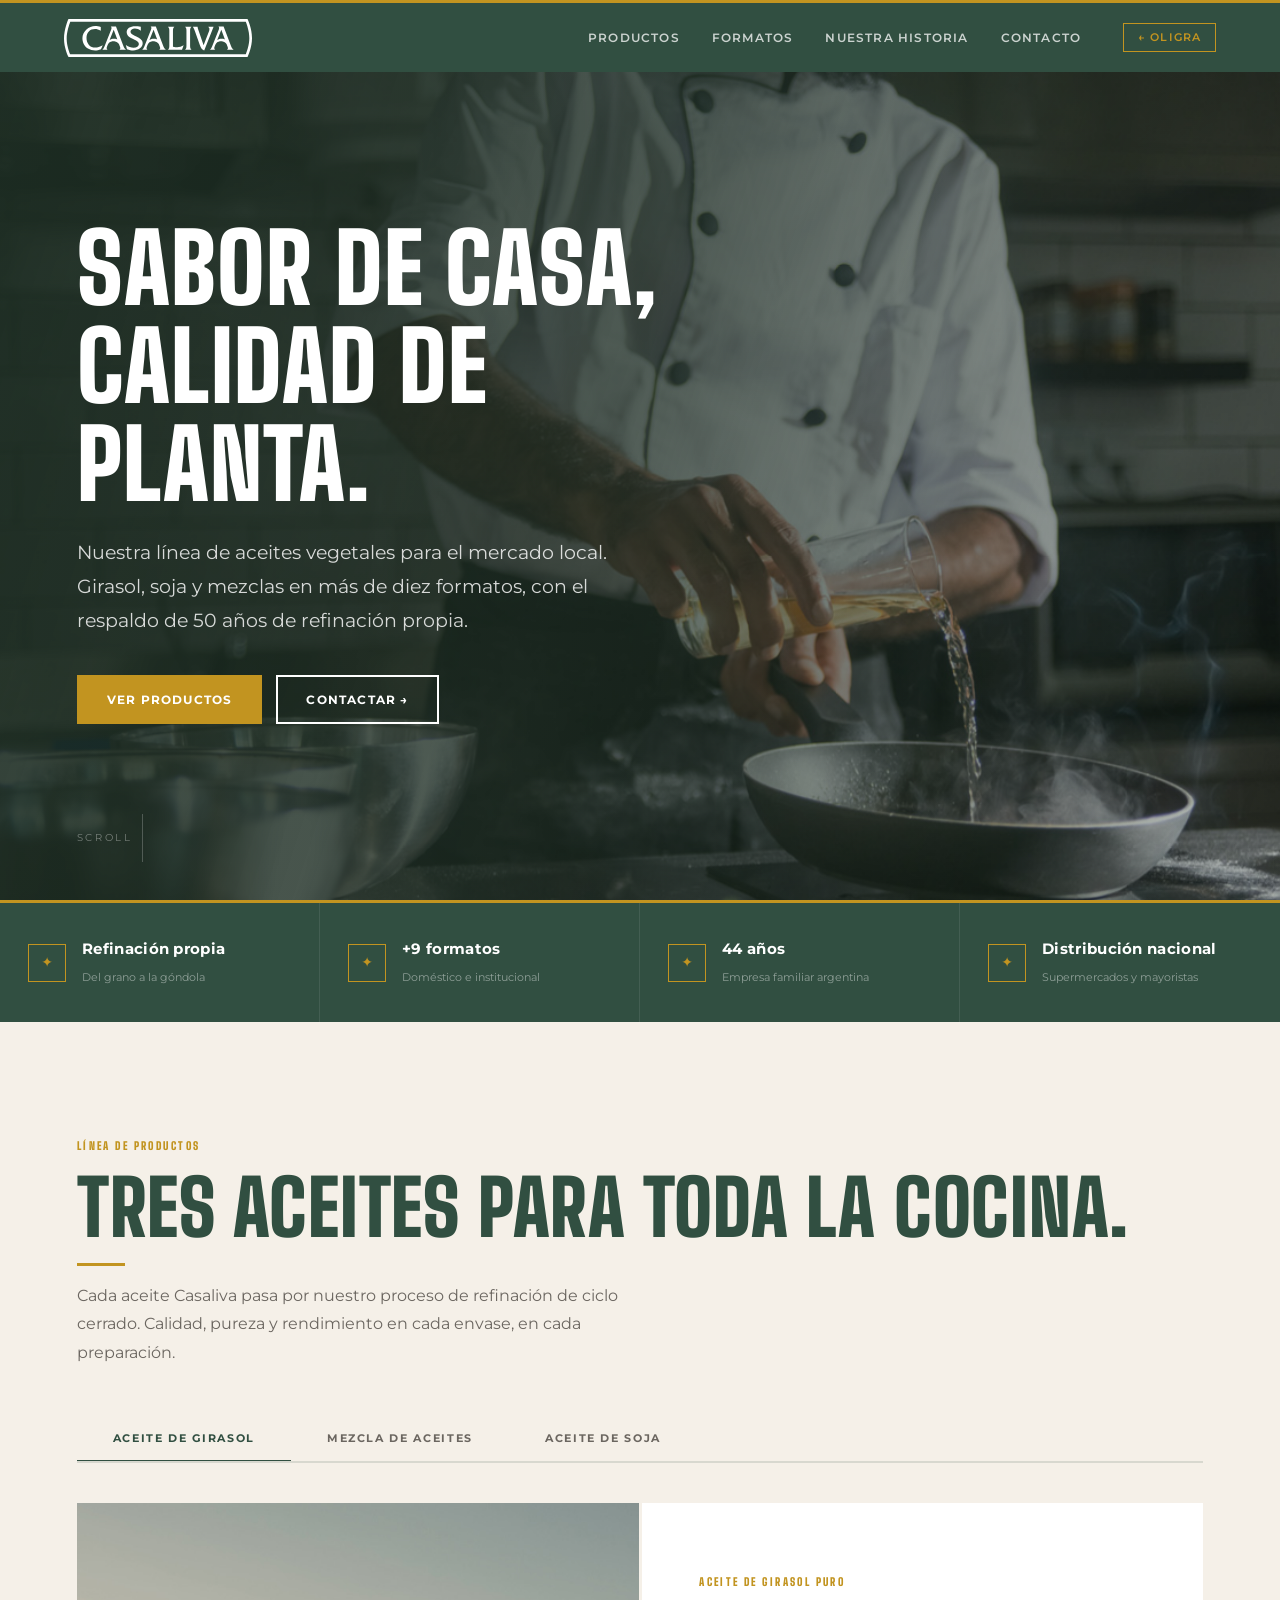
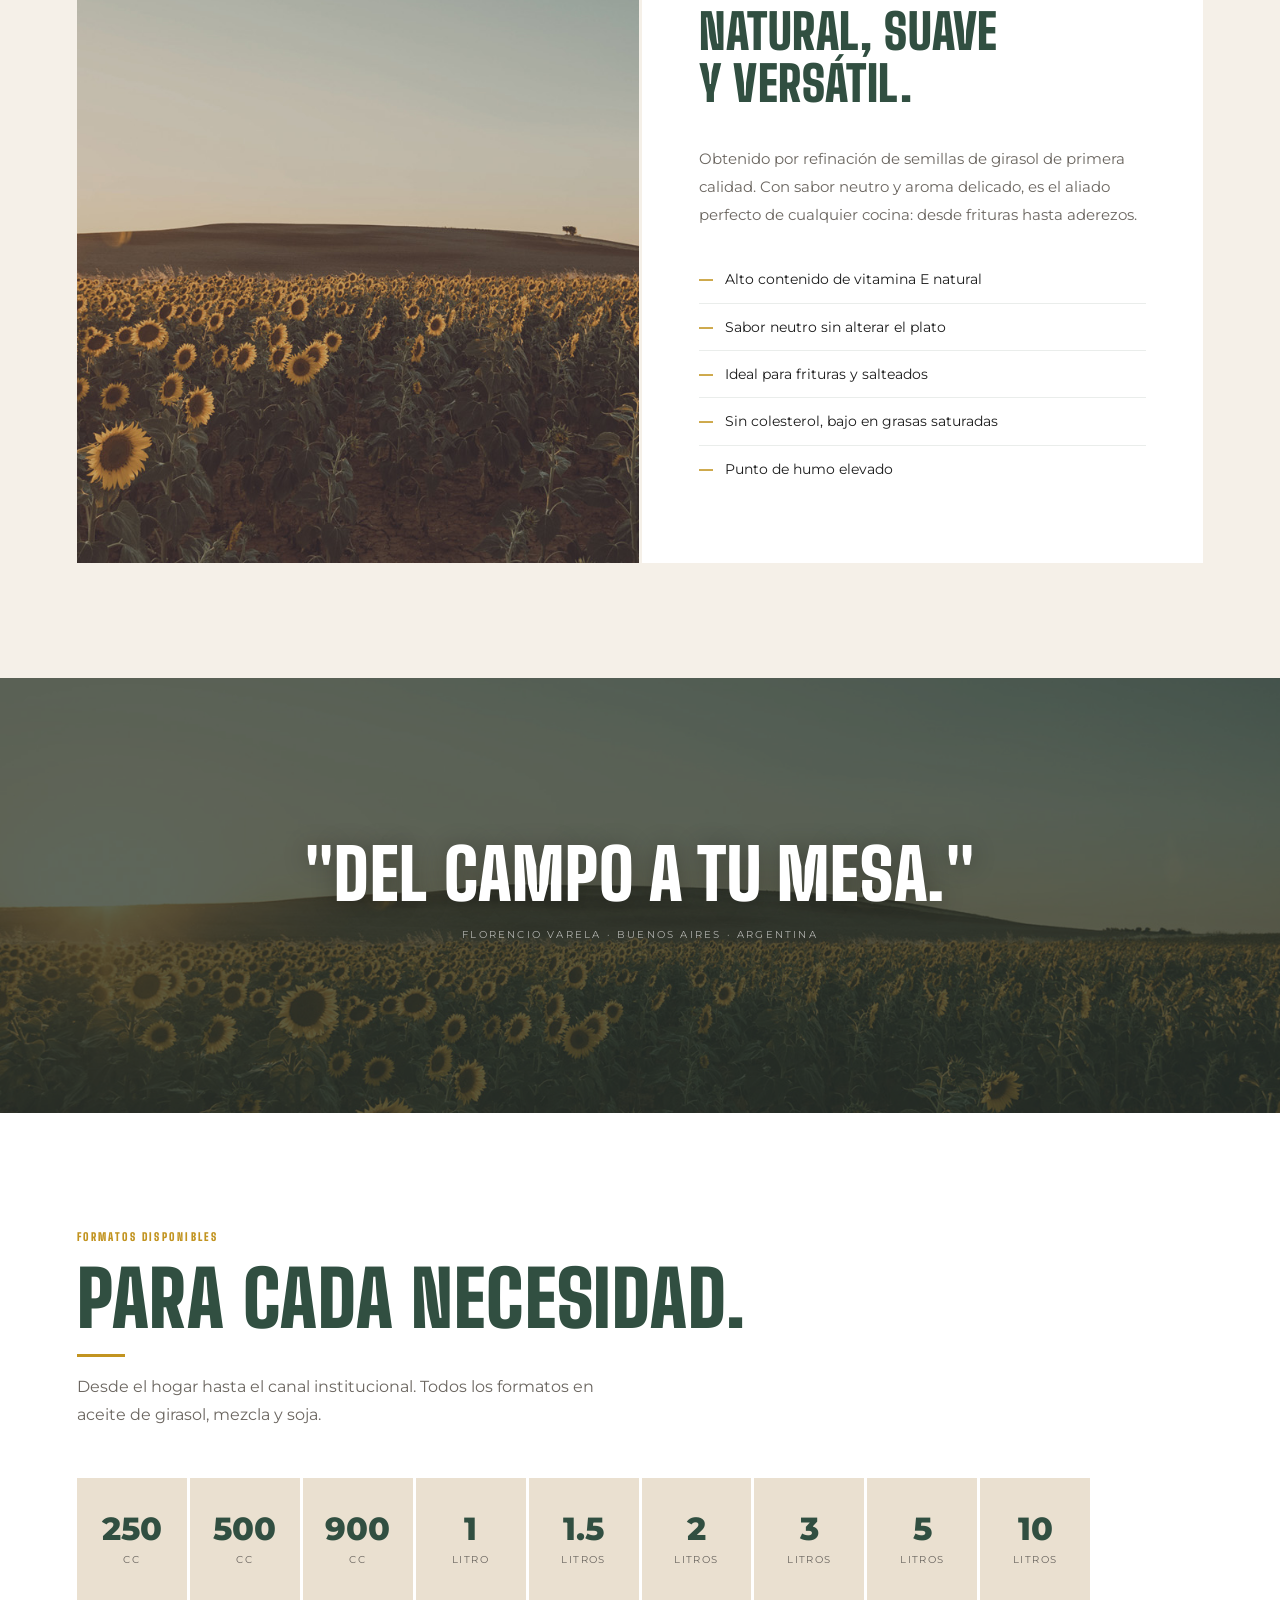
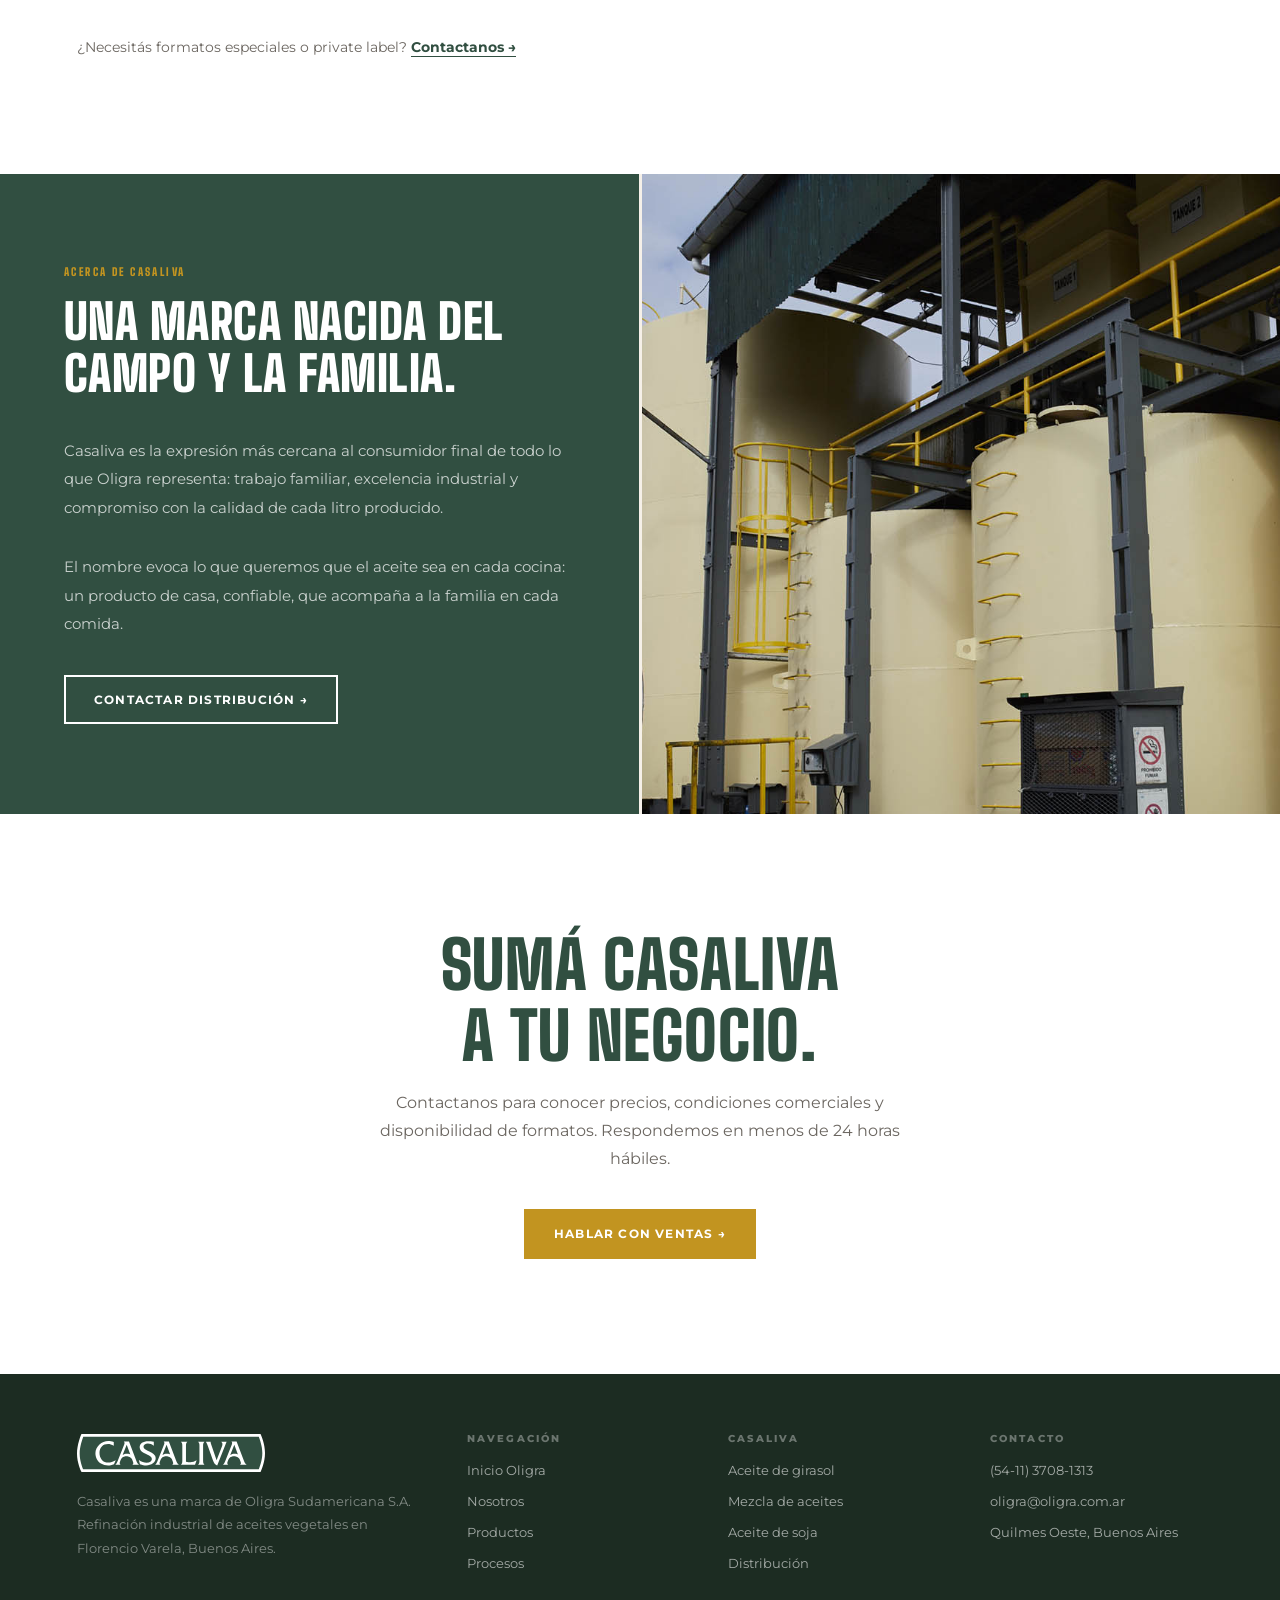
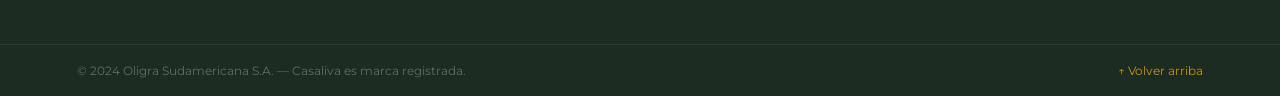
<file: casaliva.html>
<!doctype html>
<html lang="es">
<head>
  <meta charset="UTF-8" />
  <meta name="viewport" content="width=device-width, initial-scale=1.0" />
  <title>Casaliva | Aceites para el mercado local — Oligra Sudamericana</title>
  <meta name="description" content="Casaliva, aceites vegetales de girasol, soja y mezclas para tu cocina. Con el respaldo de 50 años de refinación propia de Oligra Sudamericana." />
  <link rel="preconnect" href="https://fonts.googleapis.com">
  <link rel="preconnect" href="https://fonts.gstatic.com" crossorigin>
  <link href="https://fonts.googleapis.com/css2?family=Big+Shoulders+Display:wght@900&family=Montserrat:wght@400;500;600;700;800&display=swap" rel="stylesheet">
  <link rel="stylesheet" href="assets/css/styles.css" />
  <link rel="stylesheet" href="assets/css/casaliva.css" />
</head>
<body class="page-casaliva">
<div id="pageOverlay"></div>

  <!-- ═══ HEADER ═══ -->
  <header class="site-header casaliva-header" id="top">
    <a class="brand" href="casaliva.html" aria-label="Casaliva inicio">
      <img src="assets/img/logo_casaliva.svg" alt="Casaliva" class="casaliva-logo-svg">
    </a>
    <button class="menu-toggle" aria-label="Abrir menú" aria-expanded="false">☰</button>
    <nav class="nav">
      <a href="#productos-casaliva">Productos</a>
      <a href="#formatos-cas">Formatos</a>
      <a href="#historia-cas">Nuestra historia</a>
      <a href="#contacto-cas">Contacto</a>
      <a href="index.html" class="cas-nav-back">← Oligra</a>
    </nav>
  </header>

  <main>

    <!-- ═══ HERO ═══ -->
    <section class="cas-hero" id="inicio">
      <div class="cas-hero-bg">
        <img src="assets/img/slide_home_02_1500.jpg" alt="">
      </div>
      <div class="cas-hero-overlay"></div>
      <div class="cas-hero-glow" id="casGlow"></div>
      <div class="cas-hero-particles" id="casParticles"></div>

      <div class="cas-hero-content">

        <h1 class="reveal reveal-delay-1">Sabor de casa,<br>calidad de planta.</h1>
        <p class="reveal reveal-delay-2">Nuestra línea de aceites vegetales para el mercado local. Girasol, soja y mezclas en más de diez formatos, con el respaldo de 50 años de refinación propia.</p>
        <div class="cas-hero-actions reveal reveal-delay-3">
          <a class="btn primary" href="#productos-casaliva">Ver productos</a>
          <a class="btn outline-white" href="index.html#contacto">Contactar →</a>
        </div>

      </div>
      <div class="cas-scroll-hint">Scroll</div>
    </section>

    <!-- ═══ HIGHLIGHTS STRIP ═══ -->
    <div class="cas-strip">
      <div class="cas-strip-item reveal">
        <div class="cas-strip-icon">✦</div>
        <div class="cas-strip-text">
          <strong>Refinación propia</strong>
          <span>Del grano a la góndola</span>
        </div>
      </div>
      <div class="cas-strip-item reveal reveal-delay-1">
        <div class="cas-strip-icon">✦</div>
        <div class="cas-strip-text">
          <strong>+10 formatos</strong>
          <span>Doméstico e institucional</span>
        </div>
      </div>
      <div class="cas-strip-item reveal reveal-delay-2">
        <div class="cas-strip-icon">✦</div>
        <div class="cas-strip-text">
          <strong>50 años</strong>
          <span>Empresa familiar argentina</span>
        </div>
      </div>
      <div class="cas-strip-item reveal reveal-delay-3">
        <div class="cas-strip-icon">✦</div>
        <div class="cas-strip-text">
          <strong>Distribución nacional</strong>
          <span>Supermercados y mayoristas</span>
        </div>
      </div>
    </div>

    <!-- ═══ PRODUCTOS CON TABS ═══ -->
    <section class="cas-products section-pad" id="productos-casaliva">
      <div class="section-title reveal">
        <span class="eyebrow">Línea de productos</span>
        <h2>Tres aceites para toda la cocina.</h2>
        <p>Cada aceite Casaliva pasa por nuestro proceso de refinación de ciclo cerrado. Calidad, pureza y rendimiento en cada envase, en cada preparación.</p>
      </div>

      <div class="cas-tabs reveal">
        <button class="cas-tab active" data-tab="girasol">Aceite de girasol</button>
        <button class="cas-tab" data-tab="mezcla">Mezcla de aceites</button>
        <button class="cas-tab" data-tab="soja">Aceite de soja</button>
      </div>

      <div class="cas-tab-panels">

        <!-- Panel: Girasol -->
        <div class="cas-panel active" id="tab-girasol">
          <div class="cas-panel-img">
            <img src="assets/img/slide_home_01_1500.jpg" alt="Campo de girasoles — Aceite de girasol Casaliva">
          </div>
          <div class="cas-panel-body">
            <span class="eyebrow">Aceite de girasol puro</span>
            <h3>Natural, suave<br>y versátil.</h3>
            <p>Obtenido por refinación de semillas de girasol de primera calidad. Con sabor neutro y aroma delicado, es el aliado perfecto de cualquier cocina: desde frituras hasta aderezos.</p>
            <ul class="cas-props">
              <li>Alto contenido de vitamina E natural</li>
              <li>Sabor neutro sin alterar el plato</li>
              <li>Ideal para frituras y salteados</li>
              <li>Sin colesterol, bajo en grasas saturadas</li>
              <li>Punto de humo elevado</li>
            </ul>
          </div>
        </div>

        <!-- Panel: Mezcla -->
        <div class="cas-panel" id="tab-mezcla">
          <div class="cas-panel-img">
            <img src="assets/img/img_casaliva_1000.png" alt="Aceite mezcla Casaliva — línea completa">
          </div>
          <div class="cas-panel-body">
            <span class="eyebrow">Mezcla de aceites</span>
            <h3>Equilibrio perfecto<br>en cada plato.</h3>
            <p>Una combinación inteligente de aceites de girasol y soja. La opción más popular por su relación precio-calidad y su adaptabilidad a cualquier tipo de preparación.</p>
            <ul class="cas-props">
              <li>Combinación equilibrada girasol + soja</li>
              <li>Excelente rendimiento por litro</li>
              <li>Sabor neutro que no interfiere</li>
              <li>Óptima relación precio-calidad</li>
              <li>Ideal para frituras y aderezos</li>
            </ul>
          </div>
        </div>

        <!-- Panel: Soja -->
        <div class="cas-panel" id="tab-soja">
          <div class="cas-panel-img">
            <img src="assets/img/slide_productos_02.jpg" alt="Aceite de soja Casaliva">
          </div>
          <div class="cas-panel-body">
            <span class="eyebrow">Aceite de soja</span>
            <h3>Rendimiento<br>y economía.</h3>
            <p>Aceite de soja refinado de alta pureza. Recomendado para uso doméstico e institucional donde el rendimiento y la economía son prioritarios sin sacrificar calidad.</p>
            <ul class="cas-props">
              <li>Alta pureza y rendimiento</li>
              <li>Ideal para uso doméstico e institucional</li>
              <li>Excelente relación precio-litro</li>
              <li>Perfil nutricional equilibrado</li>
              <li>Gran versatilidad culinaria</li>
            </ul>
          </div>
        </div>

      </div>
    </section>

    <!-- ═══ LIFESTYLE BAND ═══ -->
    <div class="cas-kitchen-band">
      <img src="assets/img/slide_home_01_1500.jpg" alt="Campo de girasoles — Casaliva">
      <div class="cas-kitchen-band-overlay">
        <div class="cas-kitchen-band-text reveal">
          <h2>"Del campo a tu mesa."</h2>
          <p>Florencio Varela · Buenos Aires · Argentina</p>
        </div>
      </div>
    </div>

    <!-- ═══ FORMATOS ═══ -->
    <section class="cas-formats section-pad" id="formatos-cas">
      <div class="section-title reveal">
        <span class="eyebrow">Formatos disponibles</span>
        <h2>Para cada necesidad.</h2>
        <p>Desde el hogar hasta el canal institucional. Todos los formatos en aceite de girasol, mezcla y soja.</p>
      </div>

      <div class="cas-formats-grid">
        <div class="cas-format-card reveal">
          <span class="cas-format-size">250</span>
          <span class="cas-format-unit">cc</span>
        </div>
        <div class="cas-format-card reveal reveal-delay-1">
          <span class="cas-format-size">500</span>
          <span class="cas-format-unit">cc</span>
        </div>
        <div class="cas-format-card reveal reveal-delay-2">
          <span class="cas-format-size">900</span>
          <span class="cas-format-unit">cc</span>
        </div>
        <div class="cas-format-card reveal reveal-delay-3">
          <span class="cas-format-size">1</span>
          <span class="cas-format-unit">litro</span>
        </div>
        <div class="cas-format-card reveal">
          <span class="cas-format-size">1.5</span>
          <span class="cas-format-unit">litros</span>
        </div>
        <div class="cas-format-card reveal reveal-delay-1">
          <span class="cas-format-size">2</span>
          <span class="cas-format-unit">litros</span>
        </div>
        <div class="cas-format-card reveal reveal-delay-2">
          <span class="cas-format-size">3</span>
          <span class="cas-format-unit">litros</span>
        </div>
        <div class="cas-format-card reveal reveal-delay-3">
          <span class="cas-format-size">5</span>
          <span class="cas-format-unit">litros</span>
        </div>
        <div class="cas-format-card reveal">
          <span class="cas-format-size">10</span>
          <span class="cas-format-unit">litros</span>
        </div>
      </div>

      <p class="cas-formats-note reveal">¿Necesitás formatos especiales o private label? <a href="index.html#contacto">Contactanos →</a></p>
    </section>

    <!-- ═══ HISTORIA ═══ -->
    <div class="cas-story" id="historia-cas">
      <div class="cas-story-text reveal">
        <span class="eyebrow">Acerca de Casaliva</span>
        <h2>Una marca nacida del campo y la familia.</h2>
        <p>Casaliva es la expresión más cercana al consumidor final de todo lo que Oligra representa: trabajo familiar, excelencia industrial y compromiso con la calidad de cada litro producido.</p>
        <p>El nombre evoca lo que queremos que el aceite sea en cada cocina: un producto de casa, confiable, que acompaña a la familia en cada comida.</p>
        <a class="btn outline-white" href="index.html#contacto" style="margin-top:20px;align-self:flex-start">Contactar distribución →</a>
      </div>
      <div class="cas-story-img">
        <img src="assets/img/img_nosotros_1300.jpg" alt="Planta industrial Oligra — Florencio Varela">
      </div>
    </div>

    <!-- ═══ CTA DISTRIBUCIÓN ═══ -->
    <div class="cas-cta section-pad" id="contacto-cas">
      <h2>Sumá Casaliva<br>a tu negocio.</h2>
      <p>Contactanos para conocer precios, condiciones comerciales y disponibilidad de formatos. Respondemos en menos de 24 horas hábiles.</p>
      <a class="btn primary" href="index.html#contacto">Hablar con ventas →</a>
    </div>

  </main>

  <!-- ═══ FOOTER ═══ -->
  <footer class="footer">
    <div class="footer-main">
      <div class="footer-brand">
        <img src="assets/img/logo_casaliva.svg" alt="Casaliva" style="height:38px;width:auto;display:block;margin-bottom:18px">
        <p>Casaliva es una marca de Oligra Sudamericana S.A. Refinación industrial de aceites vegetales en Florencio Varela, Buenos Aires.</p>
      </div>
      <div class="footer-col">
        <h4>Navegación</h4>
        <a href="index.html">Inicio Oligra</a>
        <a href="nosotros.html">Nosotros</a>
        <a href="index.html#productos">Productos</a>
        <a href="procesos.html">Procesos</a>
      </div>
      <div class="footer-col">
        <h4>Casaliva</h4>
        <a href="#productos-casaliva">Aceite de girasol</a>
        <a href="#productos-casaliva">Mezcla de aceites</a>
        <a href="#productos-casaliva">Aceite de soja</a>
        <a href="index.html#contacto">Distribución</a>
      </div>
      <div class="footer-col">
        <h4>Contacto</h4>
        <a href="tel:+541137081313">(54-11) 3708-1313</a>
        <a href="mailto:oligra@oligra.com.ar">oligra@oligra.com.ar</a>
        <a href="#">Quilmes Oeste, Buenos Aires</a>
      </div>
    </div>
    <div class="footer-bottom">
      <span>© 2024 Oligra Sudamericana S.A. — Casaliva es marca registrada.</span>
      <a href="#top">↑ Volver arriba</a>
    </div>
  </footer>

  <script src="assets/js/main.js"></script>
  <script>
    /* ── PRODUCT TABS ── */
    (function () {
      var tabs   = document.querySelectorAll('.cas-tab');
      var panels = document.querySelectorAll('.cas-panel');
      tabs.forEach(function (tab) {
        tab.addEventListener('click', function () {
          tabs.forEach(function (t)   { t.classList.remove('active'); });
          panels.forEach(function (p) { p.classList.remove('active'); });
          tab.classList.add('active');
          var panel = document.getElementById('tab-' + tab.dataset.tab);
          if (panel) panel.classList.add('active');
        });
      });
    })();

    /* ── CASALIVA PARTICLES ── */
    (function () {
      var el = document.getElementById('casParticles');
      if (!el) return;
      for (var i = 0; i < 10; i++) {
        var p = document.createElement('div');
        p.className = 'cas-particle';
        var s = Math.random() * 4 + 2;
        p.style.cssText = [
          'width:'  + s + 'px',
          'height:' + s + 'px',
          'left:'   + (Math.random() * 100) + '%',
          'animation-duration:' + (Math.random() * 12 + 9) + 's',
          'animation-delay:-'   + (Math.random() * 14)     + 's'
        ].join(';');
        el.appendChild(p);
      }
    })();

    /* ── HERO PARALLAX ── */
    (function () {
      var heroBg = document.querySelector('.cas-hero-bg img');
      if (!heroBg || window.matchMedia('(prefers-reduced-motion:reduce)').matches) return;
      window.addEventListener('scroll', function () {
        var y = window.scrollY;
        if (y < window.innerHeight) {
          heroBg.style.transform = 'scale(1.06) translateY(' + (y * 0.18) + 'px)';
        }
      }, { passive: true });
    })();

    /* ── CURSOR GLOW EN HERO ── */
    (function () {
      var hero = document.querySelector('.cas-hero');
      var glow = document.getElementById('casGlow');
      if (!hero || !glow) return;
      hero.addEventListener('mousemove', function (e) {
        var r = hero.getBoundingClientRect();
        var x = e.clientX - r.left, y = e.clientY - r.top;
        glow.style.background = 'radial-gradient(circle 380px at ' + x + 'px ' + y + 'px, rgba(194,148,32,0.18) 0%, transparent 70%)';
      });
      hero.addEventListener('mouseleave', function () { glow.style.background = 'none'; });
    })();

    /* ── COUNTER ANIMADO EN STRIP ── */
    (function () {
      var strip = document.querySelector('.cas-strip');
      if (!strip) return;
      var done = false;
      function animCount(el, target, prefix, suffix, dur) {
        var t0 = performance.now();
        (function tick(now) {
          var p = Math.min((now - t0) / dur, 1);
          var e = 1 - Math.pow(1 - p, 3);
          el.textContent = prefix + Math.round(e * target) + suffix;
          if (p < 1) requestAnimationFrame(tick);
        })(performance.now());
      }
      var obs = new IntersectionObserver(function (entries) {
        if (done || !entries[0].isIntersecting) return;
        done = true;
        strip.querySelectorAll('.cas-strip-text strong').forEach(function (el) {
          var m = el.textContent.match(/^(\+?)(\d+)(.*)$/);
          if (!m) return;
          animCount(el, parseInt(m[2]), m[1], m[3], 1600);
        });
      }, { threshold: 0.6 });
      obs.observe(strip);
    })();

    /* ── STAGGER EN FORMAT CARDS ── */
    (function () {
      var cards = Array.from(document.querySelectorAll('.cas-format-card'));
      var timers = [];
      var obs = new IntersectionObserver(function (entries) {
        entries.forEach(function (entry) {
          var i = cards.indexOf(entry.target);
          if (entry.isIntersecting) {
            timers[i] = setTimeout(function () {
              entry.target.classList.add('visible');
            }, i * 55);
          } else if (entry.boundingClientRect.top > 0) {
            clearTimeout(timers[i]);
            entry.target.classList.remove('visible');
          }
        });
      }, { threshold: 0.15 });
      cards.forEach(function (c) { obs.observe(c); });
    })();
  </script>
</body>
</html>
</file>
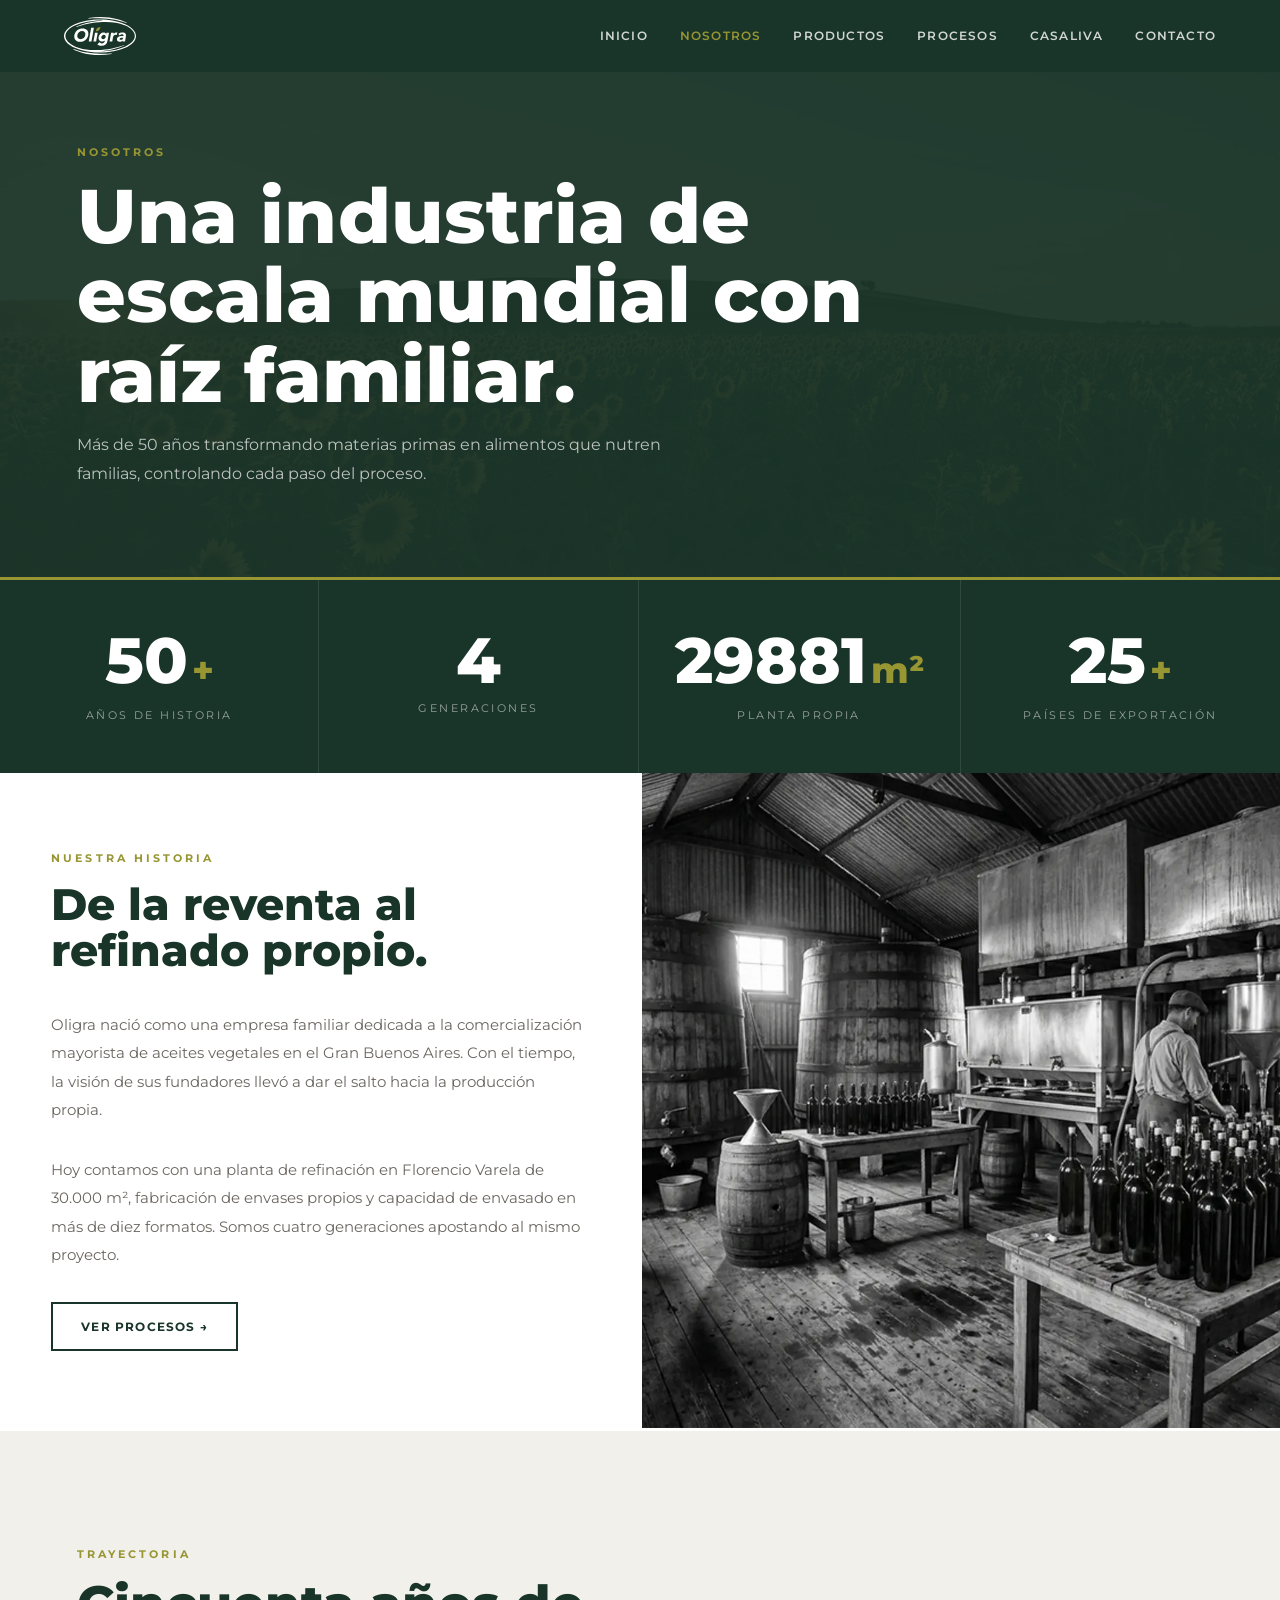
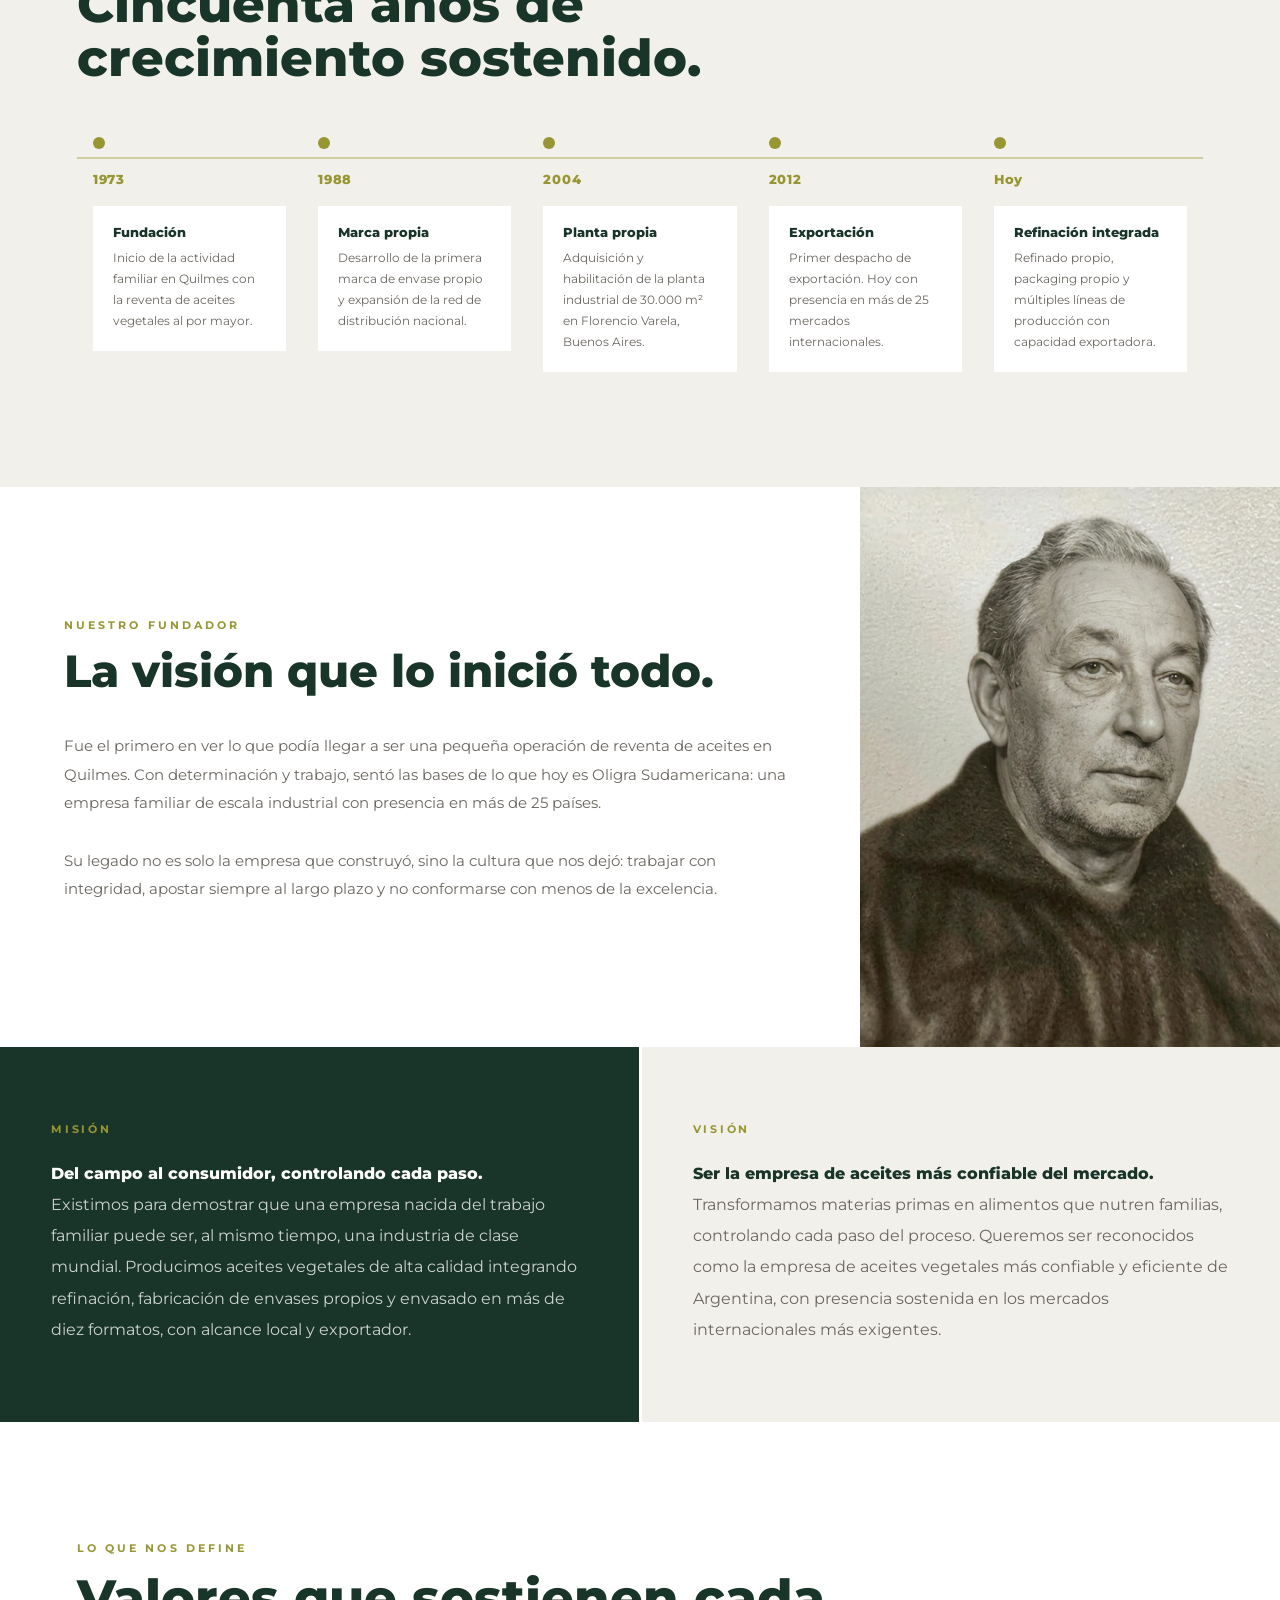
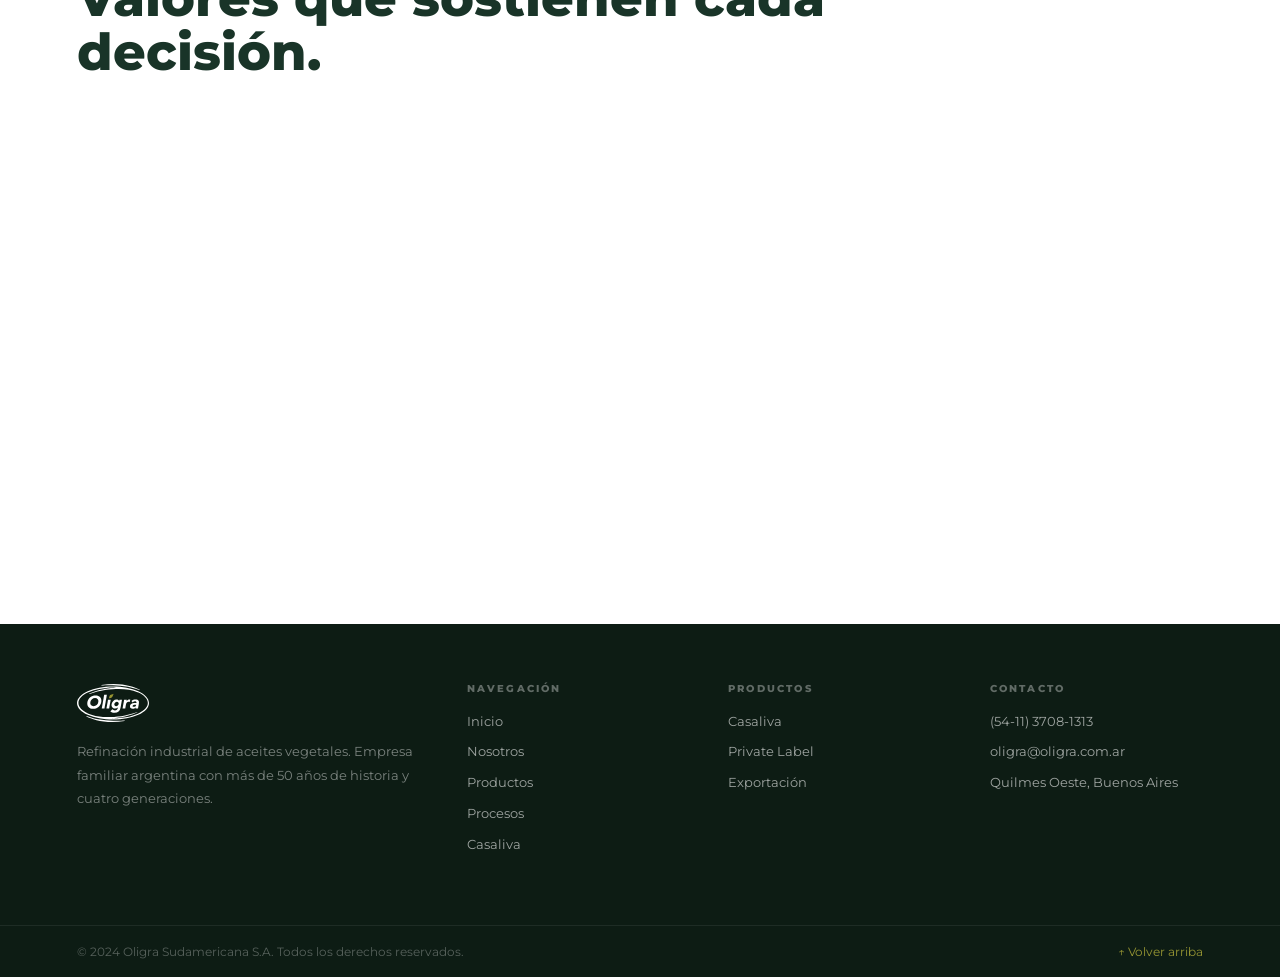
<file: nosotros.html>
<!doctype html>
<html lang="es">
<head>
  <meta charset="UTF-8" />
  <meta name="viewport" content="width=device-width, initial-scale=1.0" />
  <title>Nosotros | Oligra Sudamericana S.A.</title>
  <meta name="description" content="La historia de Oligra: de la reventa de aceites al refinado industrial propio. Misión, visión y valores de una empresa familiar argentina." />
  <link rel="preconnect" href="https://fonts.googleapis.com">
  <link rel="preconnect" href="https://fonts.gstatic.com" crossorigin>
  <link href="https://fonts.googleapis.com/css2?family=Montserrat:wght@400;500;600;700;800&display=swap" rel="stylesheet">
  <link rel="stylesheet" href="assets/css/styles.css" />
</head>
<body>
<div id="pageOverlay"></div>

  <header class="site-header" id="top">
    <a class="brand" href="index.html" aria-label="Oligra inicio">
      <img src="assets/img/logo_negative.svg" alt="Oligra Sudamericana">
    </a>
    <button class="menu-toggle" aria-label="Abrir menú" aria-expanded="false">☰</button>
    <nav class="nav">
      <a href="index.html">Inicio</a>
      <a href="nosotros.html" class="active">Nosotros</a>
      <a href="index.html#productos">Productos</a>
      <a href="procesos.html">Procesos</a>
      <a href="casaliva.html">Casaliva</a>
      <a href="index.html#contacto">Contacto</a>
    </nav>
  </header>

  <main>

    <!-- ═══ PAGE HERO ═══ -->
    <div class="page-hero">
      <div class="page-hero-bg"><img src="assets/img/slide_home_01_1500.jpg" alt=""></div>
      <span class="eyebrow">Nosotros</span>
      <h1>Una industria de escala mundial con raíz familiar.</h1>
      <p>Más de 50 años transformando materias primas en alimentos que nutren familias, controlando cada paso del proceso.</p>
    </div>

    <!-- ═══ STATS BAR ═══ -->
    <div class="stats-bar">
      <div class="stat-item">
        <div class="stat-num-wrap">
          <span class="counter-num" data-target="50">0</span>
          <span class="stat-suffix">+</span>
        </div>
        <p>Años de historia</p>
      </div>
      <div class="stat-item">
        <div class="stat-num-wrap">
          <span class="counter-num" data-target="4">0</span>
        </div>
        <p>Generaciones</p>
      </div>
      <div class="stat-item">
        <div class="stat-num-wrap">
          <span class="counter-num" data-target="30000">0</span>
          <span class="stat-suffix">m²</span>
        </div>
        <p>Planta propia</p>
      </div>
      <div class="stat-item">
        <div class="stat-num-wrap">
          <span class="counter-num" data-target="25">0</span>
          <span class="stat-suffix">+</span>
        </div>
        <p>Países de exportación</p>
      </div>
    </div>

    <!-- ═══ INTRO ═══ -->
    <div class="nosotros-split">
      <div class="nosotros-text">
        <span class="eyebrow">Nuestra historia</span>
        <h2>De la reventa al refinado propio.</h2>
        <p>Oligra nació como una empresa familiar dedicada a la comercialización mayorista de aceites vegetales en el Gran Buenos Aires. Con el tiempo, la visión de sus fundadores llevó a dar el salto hacia la producción propia.</p>
        <p>Hoy contamos con una planta de refinación en Florencio Varela de 30.000 m², fabricación de envases propios y capacidad de envasado en más de diez formatos. Somos cuatro generaciones apostando al mismo proyecto.</p>
        <a class="btn outline" href="procesos.html" style="margin-top:16px;align-self:flex-start">Ver procesos →</a>
      </div>
      <div class="nosotros-img">
        <img src="assets/img/fabrica_oligra.webp" alt="Los orígenes de Oligra — primer planta de producción">
      </div>
    </div>

    <!-- ═══ TIMELINE ═══ -->
    <section class="timeline-section section-pad">
      <div class="section-title reveal">
        <span class="eyebrow">Trayectoria</span>
        <h2>Cincuenta años de crecimiento sostenido.</h2>
      </div>
      <div class="timeline-track">
        <div class="timeline-item reveal">
          <div class="tl-dot"></div>
          <div class="tl-year">1973</div>
          <div class="tl-card">
            <h4>Fundación</h4>
            <p>Inicio de la actividad familiar en Quilmes con la reventa de aceites vegetales al por mayor.</p>
          </div>
        </div>
        <div class="timeline-item reveal reveal-delay-1">
          <div class="tl-dot"></div>
          <div class="tl-year">1988</div>
          <div class="tl-card">
            <h4>Marca propia</h4>
            <p>Desarrollo de la primera marca de envase propio y expansión de la red de distribución nacional.</p>
          </div>
        </div>
        <div class="timeline-item reveal reveal-delay-2">
          <div class="tl-dot"></div>
          <div class="tl-year">2004</div>
          <div class="tl-card">
            <h4>Planta propia</h4>
            <p>Adquisición y habilitación de la planta industrial de 30.000 m² en Florencio Varela, Buenos Aires.</p>
          </div>
        </div>
        <div class="timeline-item reveal reveal-delay-3">
          <div class="tl-dot"></div>
          <div class="tl-year">2012</div>
          <div class="tl-card">
            <h4>Exportación</h4>
            <p>Primer despacho de exportación. Hoy con presencia en más de 25 mercados internacionales.</p>
          </div>
        </div>
        <div class="timeline-item reveal" style="transition-delay:.4s">
          <div class="tl-dot"></div>
          <div class="tl-year">Hoy</div>
          <div class="tl-card">
            <h4>Refinación integrada</h4>
            <p>Refinado propio, packaging propio y múltiples líneas de producción con capacidad exportadora.</p>
          </div>
        </div>
      </div>
    </section>

    <!-- ═══ FUNDADOR ═══ -->
    <div class="fundador-section">
      <div class="fundador-text reveal">
        <span class="eyebrow">Nuestro fundador</span>
        <h2>La visión que lo inició todo.</h2>
        <p>Fue el primero en ver lo que podía llegar a ser una pequeña operación de reventa de aceites en Quilmes. Con determinación y trabajo, sentó las bases de lo que hoy es Oligra Sudamericana: una empresa familiar de escala industrial con presencia en más de 25 países.</p>
        <p>Su legado no es solo la empresa que construyó, sino la cultura que nos dejó: trabajar con integridad, apostar siempre al largo plazo y no conformarse con menos de la excelencia.</p>
      </div>
      <div class="fundador-img reveal reveal-delay-1">
        <img src="assets/img/oligra_fundador.webp" alt="Fundador de Oligra Sudamericana">
      </div>
    </div>

    <!-- ═══ MISIÓN + VISIÓN ═══ -->
    <div class="mission-grid">
      <div class="mission-card dark">
        <h3>Misión</h3>
        <p class="mission-card-quote">Del campo al consumidor, controlando cada paso.</p>
        <p>Existimos para demostrar que una empresa nacida del trabajo familiar puede ser, al mismo tiempo, una industria de clase mundial. Producimos aceites vegetales de alta calidad integrando refinación, fabricación de envases propios y envasado en más de diez formatos, con alcance local y exportador.</p>
      </div>
      <div class="mission-card light">
        <h3>Visión</h3>
        <p class="mission-card-quote">Ser la empresa de aceites más confiable del mercado.</p>
        <p>Transformamos materias primas en alimentos que nutren familias, controlando cada paso del proceso. Queremos ser reconocidos como la empresa de aceites vegetales más confiable y eficiente de Argentina, con presencia sostenida en los mercados internacionales más exigentes.</p>
      </div>
    </div>

    <!-- ═══ VALORES ═══ -->
    <section class="values-section section-pad">
      <div class="section-title reveal">
        <span class="eyebrow" style="color:var(--gold)">Lo que nos define</span>
        <h2>Valores que sostienen cada decisión.</h2>
      </div>
      <div class="values-grid">
        <div class="value-card reveal">
          <span class="num">01</span>
          <h3>Raíz familiar</h3>
          <p>Decisiones pensadas para la próxima generación, no para el próximo trimestre.</p>
        </div>
        <div class="value-card reveal reveal-delay-1">
          <span class="num">02</span>
          <h3>Integración industrial</h3>
          <p>Control de cada eslabón de la cadena: calidad, costo y tiempo de entrega.</p>
        </div>
        <div class="value-card reveal reveal-delay-2">
          <span class="num">03</span>
          <h3>Excelencia operativa</h3>
          <p>Mejora continua como hábito de trabajo diario, no como campaña esporádica.</p>
        </div>
        <div class="value-card reveal">
          <span class="num">04</span>
          <h3>Integridad comercial</h3>
          <p>La palabra empeñada vale tanto como el contrato firmado.</p>
        </div>
        <div class="value-card reveal reveal-delay-1">
          <span class="num">05</span>
          <h3>Vocación exportadora</h3>
          <p>Cada contenedor que sale representa lo que somos y lo que podemos dar al mundo.</p>
        </div>
        <div class="value-card reveal reveal-delay-2">
          <span class="num">06</span>
          <h3>Responsabilidad ambiental</h3>
          <p>Cuidar el entorno es una deuda de honor con quienes vienen después de nosotros.</p>
        </div>
      </div>
    </section>

  </main>

  <footer class="footer">
    <div class="footer-main">
      <div class="footer-brand">
        <img src="assets/img/logo_negative.svg" alt="Oligra Sudamericana">
        <p>Refinación industrial de aceites vegetales. Empresa familiar argentina con más de 50 años de historia y cuatro generaciones.</p>
      </div>
      <div class="footer-col">
        <h4>Navegación</h4>
        <a href="index.html">Inicio</a>
        <a href="nosotros.html">Nosotros</a>
        <a href="index.html#productos">Productos</a>
        <a href="procesos.html">Procesos</a>
        <a href="casaliva.html">Casaliva</a>
      </div>
      <div class="footer-col">
        <h4>Productos</h4>
        <a href="casaliva.html">Casaliva</a>
        <a href="index.html#productos">Private Label</a>
        <a href="index.html#contacto">Exportación</a>
      </div>
      <div class="footer-col">
        <h4>Contacto</h4>
        <a href="tel:+541137081313">(54-11) 3708-1313</a>
        <a href="mailto:oligra@oligra.com.ar">oligra@oligra.com.ar</a>
        <a href="#">Quilmes Oeste, Buenos Aires</a>
      </div>
    </div>
    <div class="footer-bottom">
      <span>© 2024 Oligra Sudamericana S.A. Todos los derechos reservados.</span>
      <a href="#top">↑ Volver arriba</a>
    </div>
  </footer>

  <script src="assets/js/main.js"></script>
</body>
</html>
</file>
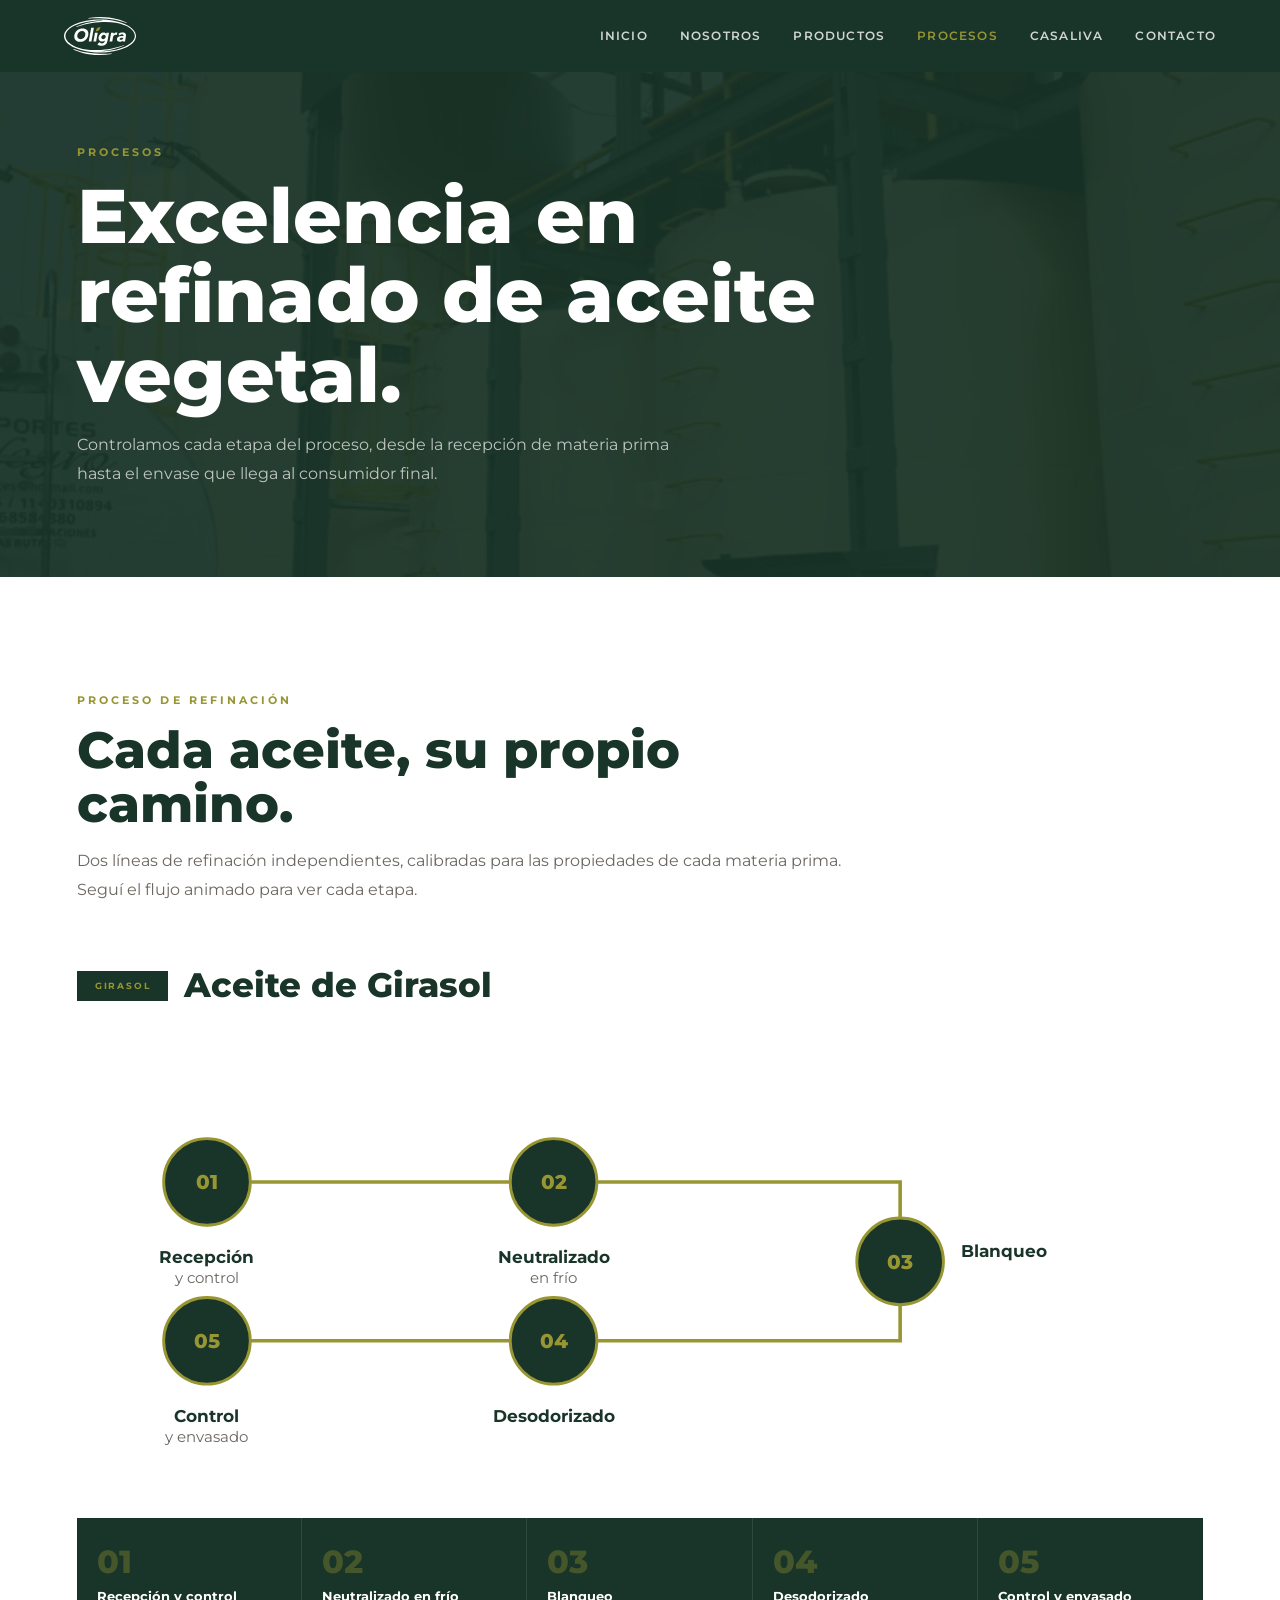
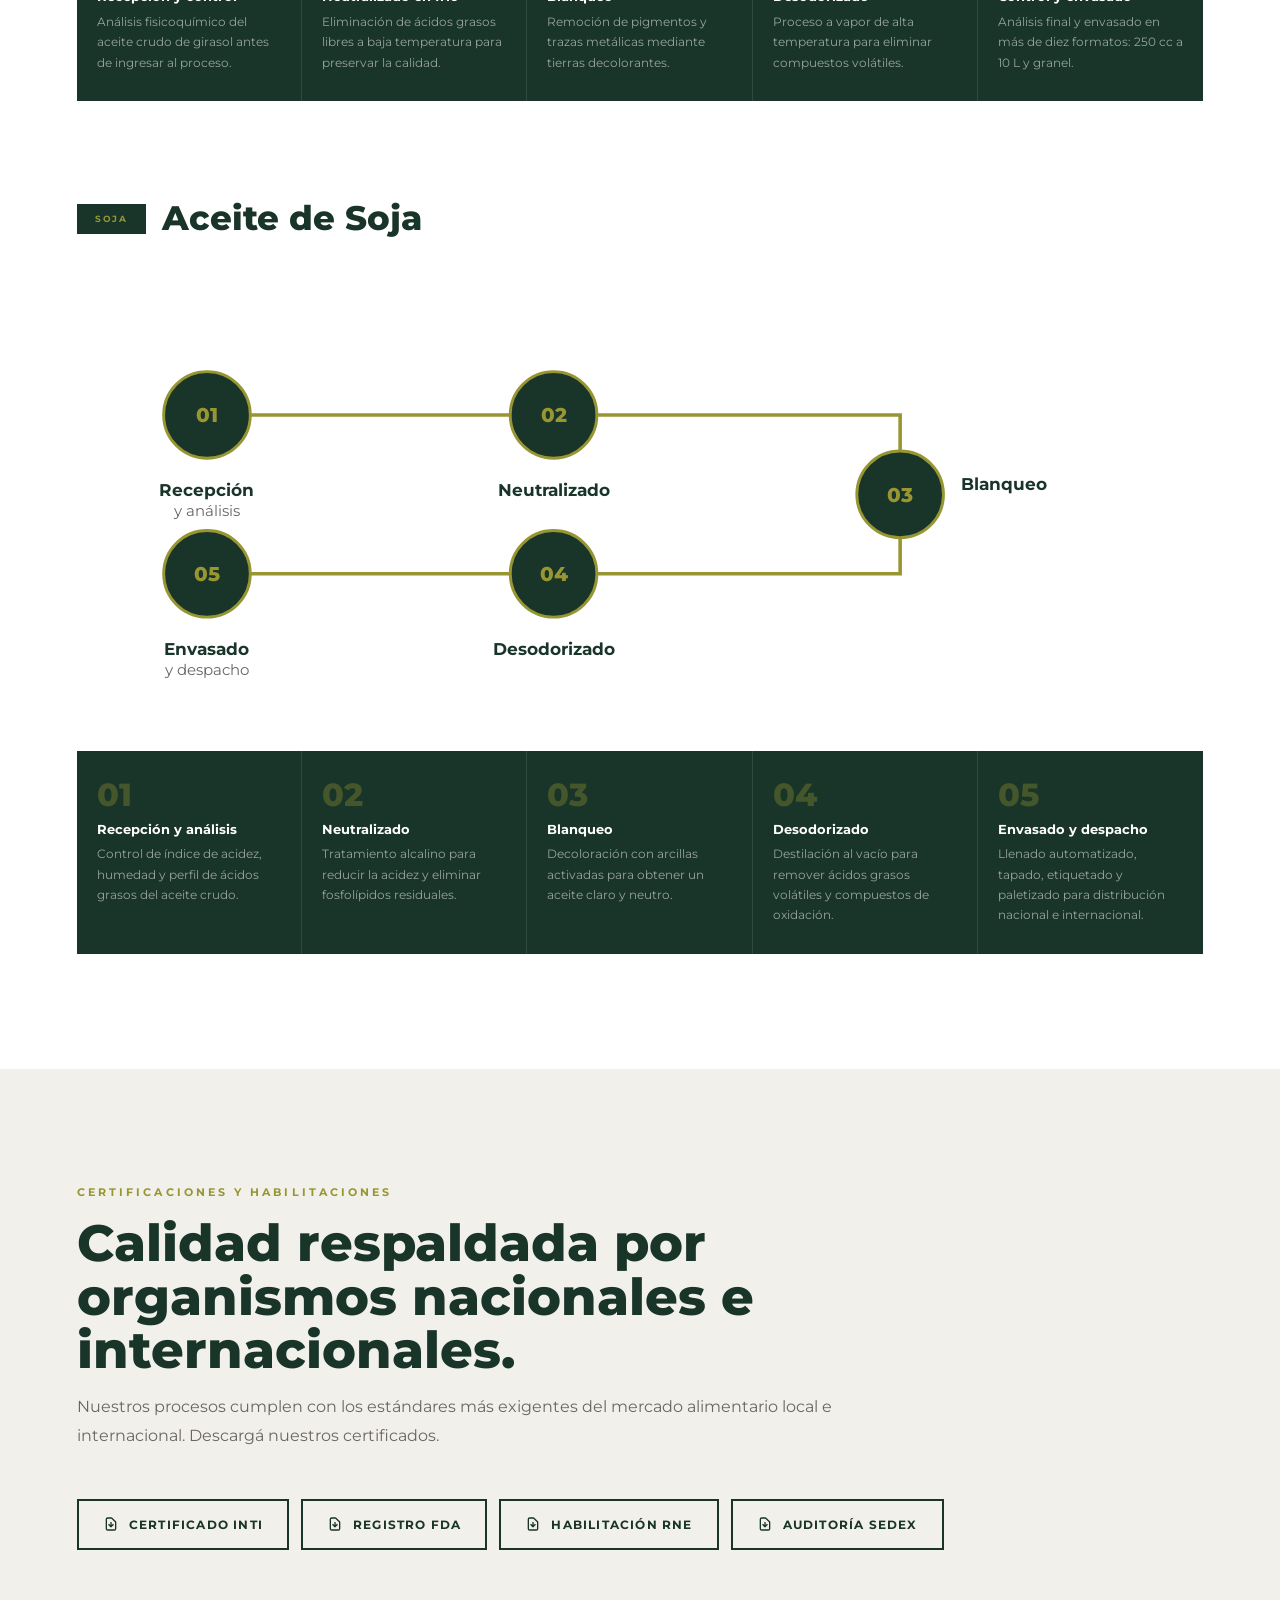
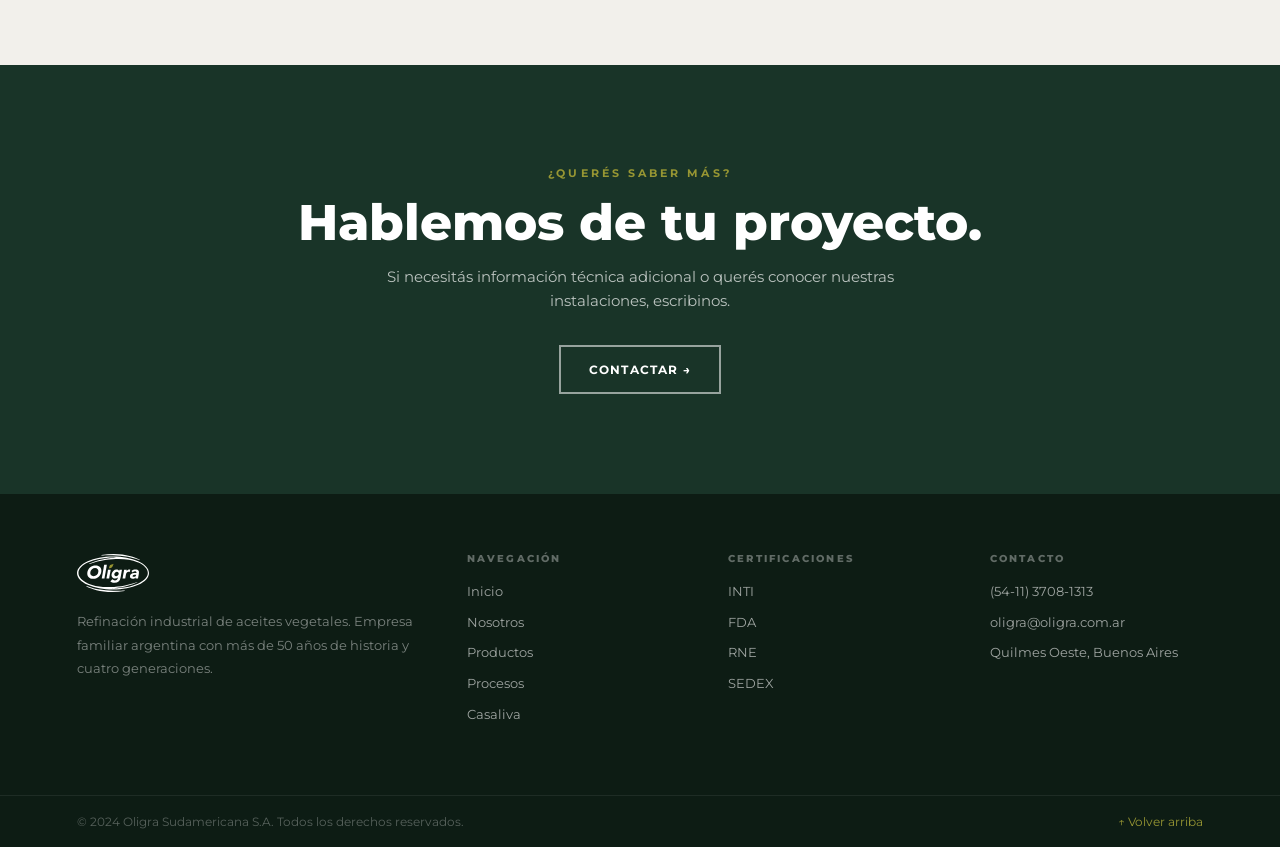
<file: procesos.html>
<!doctype html>
<html lang="es">
<head>
  <meta charset="UTF-8" />
  <meta name="viewport" content="width=device-width, initial-scale=1.0" />
  <title>Procesos | Oligra Sudamericana S.A.</title>
  <meta name="description" content="Procesos de refinación de aceites vegetales de Oligra. Certificaciones INTI, FDA, RNE, SEDEX. Descargá nuestros documentos de calidad." />
  <link rel="preconnect" href="https://fonts.googleapis.com">
  <link rel="preconnect" href="https://fonts.gstatic.com" crossorigin>
  <link href="https://fonts.googleapis.com/css2?family=Montserrat:wght@400;500;600;700;800&display=swap" rel="stylesheet">
  <link rel="stylesheet" href="assets/css/styles.css" />
</head>
<body>
<div id="pageOverlay"></div>

  <header class="site-header" id="top">
    <a class="brand" href="index.html" aria-label="Oligra inicio">
      <img src="assets/img/logo_negative.svg" alt="Oligra Sudamericana">
    </a>
    <button class="menu-toggle" aria-label="Abrir menú" aria-expanded="false">☰</button>
    <nav class="nav">
      <a href="index.html">Inicio</a>
      <a href="nosotros.html">Nosotros</a>
      <a href="index.html#productos">Productos</a>
      <a href="procesos.html" class="active">Procesos</a>
      <a href="casaliva.html">Casaliva</a>
      <a href="index.html#contacto">Contacto</a>
    </nav>
  </header>

  <main>

    <!-- ═══ PAGE HERO ═══ -->
    <div class="page-hero">
      <div class="page-hero-bg"><img src="assets/img/slide_productos_03.jpg" alt=""></div>
      <span class="eyebrow">Procesos</span>
      <h1>Excelencia en refinado de aceite vegetal.</h1>
      <p>Controlamos cada etapa del proceso, desde la recepción de materia prima hasta el envase que llega al consumidor final.</p>
    </div>

    <!-- ═══ PROCESS FLOW DIAGRAMS ═══ -->
    <section class="pflow-section section-pad">

      <div class="section-title reveal" style="margin-bottom:64px">
        <span class="eyebrow">Proceso de refinación</span>
        <h2>Cada aceite, su propio camino.</h2>
        <p>Dos líneas de refinación independientes, calibradas para las propiedades de cada materia prima. Seguí el flujo animado para ver cada etapa.</p>
      </div>

      <!-- ── GIRASOL ── -->
      <div class="pflow-oil-block reveal">
        <div class="pflow-oil-header">
          <span class="pflow-oil-badge">Girasol</span>
          <h3>Aceite de Girasol</h3>
        </div>
        <div class="pflow-svg-scroll">
          <svg viewBox="0 0 780 295" class="pflow-svg"
               role="img" aria-label="Proceso de refinación — Aceite de Girasol">

            <!-- Animated connecting path: row 1 L→R, drop, row 2 R→L -->
            <path class="flow-path" d="M 90,90 H 570 V 200 H 90"/>

            <!-- Step 01 -->
            <g class="flow-node" style="transition-delay:0s">
              <circle cx="90" cy="90" r="30"/>
              <text x="90" y="95" class="flow-num-text">01</text>
              <text x="90" y="146" class="flow-lbl-bold">Recepción</text>
              <text x="90" y="160" class="flow-lbl-text">y control</text>
            </g>

            <!-- Step 02 -->
            <g class="flow-node" style="transition-delay:0.54s">
              <circle cx="330" cy="90" r="30"/>
              <text x="330" y="95" class="flow-num-text">02</text>
              <text x="330" y="146" class="flow-lbl-bold">Neutralizado</text>
              <text x="330" y="160" class="flow-lbl-text">en frío</text>
            </g>

            <!-- Step 03 — centre of right vertical, label to the right -->
            <g class="flow-node" style="transition-delay:1.2s">
              <circle cx="570" cy="145" r="30"/>
              <text x="570" y="150" class="flow-num-text">03</text>
              <text x="612" y="142" class="flow-lbl-bold" style="text-anchor:start">Blanqueo</text>
            </g>

            <!-- Step 04 -->
            <g class="flow-node" style="transition-delay:1.86s">
              <circle cx="330" cy="200" r="30"/>
              <text x="330" y="205" class="flow-num-text">04</text>
              <text x="330" y="256" class="flow-lbl-bold">Desodorizado</text>
            </g>

            <!-- Step 05 -->
            <g class="flow-node" style="transition-delay:2.4s">
              <circle cx="90" cy="200" r="30"/>
              <text x="90" y="205" class="flow-num-text">05</text>
              <text x="90" y="256" class="flow-lbl-bold">Control</text>
              <text x="90" y="270" class="flow-lbl-text">y envasado</text>
            </g>

          </svg>
        </div>

        <!-- Step descriptions -->
        <div class="process-steps-row" style="margin-top:40px;background:var(--green)">
          <div class="pstep">
            <div class="pstep-num">01</div>
            <h4>Recepción y control</h4>
            <p>Análisis fisicoquímico del aceite crudo de girasol antes de ingresar al proceso.</p>
          </div>
          <div class="pstep">
            <div class="pstep-num">02</div>
            <h4>Neutralizado en frío</h4>
            <p>Eliminación de ácidos grasos libres a baja temperatura para preservar la calidad.</p>
          </div>
          <div class="pstep">
            <div class="pstep-num">03</div>
            <h4>Blanqueo</h4>
            <p>Remoción de pigmentos y trazas metálicas mediante tierras decolorantes.</p>
          </div>
          <div class="pstep">
            <div class="pstep-num">04</div>
            <h4>Desodorizado</h4>
            <p>Proceso a vapor de alta temperatura para eliminar compuestos volátiles.</p>
          </div>
          <div class="pstep">
            <div class="pstep-num">05</div>
            <h4>Control y envasado</h4>
            <p>Análisis final y envasado en más de diez formatos: 250 cc a 10 L y granel.</p>
          </div>
        </div>
      </div>

      <!-- ── SOJA ── -->
      <div class="pflow-oil-block reveal" style="margin-top:clamp(64px,8vw,100px)">
        <div class="pflow-oil-header">
          <span class="pflow-oil-badge">Soja</span>
          <h3>Aceite de Soja</h3>
        </div>
        <div class="pflow-svg-scroll">
          <svg viewBox="0 0 780 295" class="pflow-svg"
               role="img" aria-label="Proceso de refinación — Aceite de Soja">

            <path class="flow-path" d="M 90,90 H 570 V 200 H 90"/>

            <!-- Step 01 -->
            <g class="flow-node" style="transition-delay:0s">
              <circle cx="90" cy="90" r="30"/>
              <text x="90" y="95" class="flow-num-text">01</text>
              <text x="90" y="146" class="flow-lbl-bold">Recepción</text>
              <text x="90" y="160" class="flow-lbl-text">y análisis</text>
            </g>

            <!-- Step 02 -->
            <g class="flow-node" style="transition-delay:0.54s">
              <circle cx="330" cy="90" r="30"/>
              <text x="330" y="95" class="flow-num-text">02</text>
              <text x="330" y="146" class="flow-lbl-bold">Neutralizado</text>
            </g>

            <!-- Step 03 — centre of right vertical, label to the right -->
            <g class="flow-node" style="transition-delay:1.2s">
              <circle cx="570" cy="145" r="30"/>
              <text x="570" y="150" class="flow-num-text">03</text>
              <text x="612" y="142" class="flow-lbl-bold" style="text-anchor:start">Blanqueo</text>
            </g>

            <!-- Step 04 -->
            <g class="flow-node" style="transition-delay:1.86s">
              <circle cx="330" cy="200" r="30"/>
              <text x="330" y="205" class="flow-num-text">04</text>
              <text x="330" y="256" class="flow-lbl-bold">Desodorizado</text>
            </g>

            <!-- Step 05 -->
            <g class="flow-node" style="transition-delay:2.4s">
              <circle cx="90" cy="200" r="30"/>
              <text x="90" y="205" class="flow-num-text">05</text>
              <text x="90" y="256" class="flow-lbl-bold">Envasado</text>
              <text x="90" y="270" class="flow-lbl-text">y despacho</text>
            </g>

          </svg>
        </div>

        <!-- Step descriptions -->
        <div class="process-steps-row" style="margin-top:40px;background:var(--green)">
          <div class="pstep">
            <div class="pstep-num">01</div>
            <h4>Recepción y análisis</h4>
            <p>Control de índice de acidez, humedad y perfil de ácidos grasos del aceite crudo.</p>
          </div>
          <div class="pstep">
            <div class="pstep-num">02</div>
            <h4>Neutralizado</h4>
            <p>Tratamiento alcalino para reducir la acidez y eliminar fosfolípidos residuales.</p>
          </div>
          <div class="pstep">
            <div class="pstep-num">03</div>
            <h4>Blanqueo</h4>
            <p>Decoloración con arcillas activadas para obtener un aceite claro y neutro.</p>
          </div>
          <div class="pstep">
            <div class="pstep-num">04</div>
            <h4>Desodorizado</h4>
            <p>Destilación al vacío para remover ácidos grasos volátiles y compuestos de oxidación.</p>
          </div>
          <div class="pstep">
            <div class="pstep-num">05</div>
            <h4>Envasado y despacho</h4>
            <p>Llenado automatizado, tapado, etiquetado y paletizado para distribución nacional e internacional.</p>
          </div>
        </div>
      </div>

    </section>

    <!-- ═══ CERTIFICACIONES ═══ -->
    <section class="certs-section section-pad">
      <div class="section-title reveal">
        <span class="eyebrow">Certificaciones y habilitaciones</span>
        <h2>Calidad respaldada por organismos nacionales e internacionales.</h2>
        <p>Nuestros procesos cumplen con los estándares más exigentes del mercado alimentario local e internacional. Descargá nuestros certificados.</p>
      </div>
      <div class="cert-grid reveal">
        <a class="cert-btn" href="assets/docs/cert-inti.pdf" target="_blank" rel="noopener">
          <svg class="cert-icon" xmlns="http://www.w3.org/2000/svg" fill="none" viewBox="0 0 24 24" stroke="currentColor" stroke-width="2"><path stroke-linecap="square" stroke-linejoin="miter" d="M12 10v6m0 0l-3-3m3 3l3-3m2 8H7a2 2 0 01-2-2V5a2 2 0 012-2h5.586a1 1 0 01.707.293l5.414 5.414a1 1 0 01.293.707V19a2 2 0 01-2 2z"/></svg>
          Certificado INTI
        </a>
        <a class="cert-btn" href="assets/docs/cert-fda.pdf" target="_blank" rel="noopener">
          <svg class="cert-icon" xmlns="http://www.w3.org/2000/svg" fill="none" viewBox="0 0 24 24" stroke="currentColor" stroke-width="2"><path stroke-linecap="square" stroke-linejoin="miter" d="M12 10v6m0 0l-3-3m3 3l3-3m2 8H7a2 2 0 01-2-2V5a2 2 0 012-2h5.586a1 1 0 01.707.293l5.414 5.414a1 1 0 01.293.707V19a2 2 0 01-2 2z"/></svg>
          Registro FDA
        </a>
        <a class="cert-btn" href="assets/docs/cert-rne.pdf" target="_blank" rel="noopener">
          <svg class="cert-icon" xmlns="http://www.w3.org/2000/svg" fill="none" viewBox="0 0 24 24" stroke="currentColor" stroke-width="2"><path stroke-linecap="square" stroke-linejoin="miter" d="M12 10v6m0 0l-3-3m3 3l3-3m2 8H7a2 2 0 01-2-2V5a2 2 0 012-2h5.586a1 1 0 01.707.293l5.414 5.414a1 1 0 01.293.707V19a2 2 0 01-2 2z"/></svg>
          Habilitación RNE
        </a>
        <a class="cert-btn" href="assets/docs/cert-sedex.pdf" target="_blank" rel="noopener">
          <svg class="cert-icon" xmlns="http://www.w3.org/2000/svg" fill="none" viewBox="0 0 24 24" stroke="currentColor" stroke-width="2"><path stroke-linecap="square" stroke-linejoin="miter" d="M12 10v6m0 0l-3-3m3 3l3-3m2 8H7a2 2 0 01-2-2V5a2 2 0 012-2h5.586a1 1 0 01.707.293l5.414 5.414a1 1 0 01.293.707V19a2 2 0 01-2 2z"/></svg>
          Auditoría SEDEX
        </a>
      </div>
    </section>

    <!-- ═══ CTA ═══ -->
    <section style="background:var(--green);padding:clamp(60px,8vw,100px) clamp(20px,6vw,88px);text-align:center">
      <span class="eyebrow" style="color:var(--gold)">¿Querés saber más?</span>
      <h2 style="color:#fff;font-size:clamp(26px,4vw,50px);margin-bottom:16px">Hablemos de tu proyecto.</h2>
      <p style="color:rgba(255,255,255,.7);margin-bottom:32px;max-width:540px;margin-left:auto;margin-right:auto">Si necesitás información técnica adicional o querés conocer nuestras instalaciones, escribinos.</p>
      <a class="btn ghost" href="index.html#contacto">Contactar →</a>
    </section>

  </main>

  <footer class="footer">
    <div class="footer-main">
      <div class="footer-brand">
        <img src="assets/img/logo_negative.svg" alt="Oligra Sudamericana">
        <p>Refinación industrial de aceites vegetales. Empresa familiar argentina con más de 50 años de historia y cuatro generaciones.</p>
      </div>
      <div class="footer-col">
        <h4>Navegación</h4>
        <a href="index.html">Inicio</a>
        <a href="nosotros.html">Nosotros</a>
        <a href="index.html#productos">Productos</a>
        <a href="procesos.html">Procesos</a>
        <a href="casaliva.html">Casaliva</a>
      </div>
      <div class="footer-col">
        <h4>Certificaciones</h4>
        <a href="assets/docs/cert-inti.pdf" target="_blank">INTI</a>
        <a href="assets/docs/cert-fda.pdf" target="_blank">FDA</a>
        <a href="assets/docs/cert-rne.pdf" target="_blank">RNE</a>
        <a href="assets/docs/cert-sedex.pdf" target="_blank">SEDEX</a>
      </div>
      <div class="footer-col">
        <h4>Contacto</h4>
        <a href="tel:+541137081313">(54-11) 3708-1313</a>
        <a href="mailto:oligra@oligra.com.ar">oligra@oligra.com.ar</a>
        <a href="#">Quilmes Oeste, Buenos Aires</a>
      </div>
    </div>
    <div class="footer-bottom">
      <span>© 2024 Oligra Sudamericana S.A. Todos los derechos reservados.</span>
      <a href="#top">↑ Volver arriba</a>
    </div>
  </footer>

  <script src="assets/js/main.js"></script>
</body>
</html>
</file>
<file: assets/css/styles.css>
/* ================================================
   OLIGRA · SISTEMA DE DISEÑO
   Fuente: Montserrat (equiv. Gotham)
   Paleta: #193428 | #F2F0EB | #979633
   Sin esquinas redondeadas (SIN ROUNDED)
   ================================================ */

:root {
  --green:    #193428;
  --green2:   #2a4a38;
  --cream:    #F2F0EB;
  --gold:     #979633;
  --ink:      #1c1c1c;
  --muted:    #6b6660;
  --white:    #ffffff;
  --hh:       72px;
  --casaliva: #314F41;
}

*, *::before, *::after { box-sizing: border-box; }
html { scroll-behavior: smooth; }
body { margin:0; font-family:'Montserrat',system-ui,sans-serif; background:var(--white); color:var(--ink); font-size:15px; line-height:1.6; }
img  { max-width:100%; display:block; }
a    { color:inherit; }
h1,h2,h3,h4 { font-family:'Montserrat',sans-serif; font-weight:800; line-height:1.05; margin:0; }

/* ── PAGE TRANSITION OVERLAY ─────────────────── */
#pageOverlay {
  position: fixed;
  inset: 0;
  background: var(--green);
  z-index: 9999;
  opacity: 1;
  transition: opacity .42s cubic-bezier(.4,0,.2,1);
  pointer-events: all;
}
#pageOverlay.out {
  opacity: 0;
  pointer-events: none;
}

/* ── EYEBROW ─────────────────────────────────── */
.eyebrow {
  display: block;
  text-transform: uppercase;
  letter-spacing: .28em;
  font-size: 11px;
  font-weight: 700;
  color: var(--gold);
  margin: 0 0 14px;
}

/* ── BUTTONS ─────────────────────────────────── */
.btn {
  display: inline-flex; align-items: center; justify-content: center; gap: 8px;
  padding: 13px 28px;
  border: 2px solid transparent; border-radius: 0;
  text-decoration: none; font-family: inherit; font-weight: 700;
  font-size: 12px; letter-spacing: .1em; text-transform: uppercase;
  cursor: pointer; transition: background .2s, color .2s, border-color .2s; background: none;
}
.btn.primary       { background:var(--gold);  color:#fff; border-color:var(--gold); }
.btn.primary:hover { background:transparent;  color:var(--gold); }
.btn.ghost         { background:transparent;  color:#fff; border-color:rgba(255,255,255,.55); }
.btn.ghost:hover   { background:#fff;          color:var(--green); border-color:#fff; }
.btn.outline       { background:transparent;  color:var(--green); border-color:var(--green); }
.btn.outline:hover { background:var(--green);  color:#fff; }
.btn.outline-white { background:transparent;  color:#fff; border-color:#fff; }
.btn.outline-white:hover { background:#fff; color:var(--green); }
.btn.casaliva-btn  { background:transparent;  color:#fff; border-color:rgba(255,255,255,.55); }
.btn.casaliva-btn:hover  { background:#fff; color:var(--casaliva); }

/* ── LAYOUT ──────────────────────────────────── */
.section-pad    { padding: clamp(72px,9vw,128px) clamp(20px,6vw,88px); }
.section-pad-sm { padding: clamp(48px,6vw,80px)  clamp(20px,6vw,88px); }
.section-title       { max-width:780px; margin-bottom:48px; }
.section-title.center { text-align:center; margin-left:auto; margin-right:auto; }
.section-title h2    { font-size:clamp(28px,4vw,54px); color:var(--green); margin:0 0 16px; }
.section-title p     { color:var(--muted); font-size:16px; line-height:1.8; margin:0; }

/* ── HEADER ──────────────────────────────────── */
.site-header {
  position: fixed; inset: 0 0 auto 0; height: var(--hh); z-index: 200;
  display: flex; align-items: center; justify-content: space-between;
  padding: 0 clamp(18px,5vw,80px);
  background: var(--green);
}
.brand { display:flex; align-items:center; text-decoration:none; }
.brand img { height:38px; width:auto; }
.nav { display:flex; gap:32px; align-items:center; }
.nav a {
  color: rgba(255,255,255,.8); text-decoration:none;
  font-size:12px; font-weight:600; letter-spacing:.1em; text-transform:uppercase;
  transition:color .2s;
}
.nav a:hover, .nav a.active { color:var(--gold); }
.menu-toggle {
  display:none; background:transparent;
  border:1px solid rgba(255,255,255,.35); color:#fff;
  padding:7px 12px; font-size:18px; cursor:pointer; line-height:1;
}
.site-header.casaliva-header { background:var(--casaliva); }

/* ── HERO ────────────────────────────────────── */
.hero {
  min-height: 100vh; position:relative;
  display:grid; align-items:end;
  padding: calc(var(--hh) + 80px) clamp(20px,6vw,88px) 88px;
  overflow: hidden;
}

/* Slides container */
.hero-slides { position:absolute; inset:0; }
.hslide {
  position: absolute; inset:0;
  opacity: 0; transition: opacity 1.4s ease;
}
.hslide.active { opacity:1; }
.hslide-bg { width:100%; height:100%; object-fit:cover; }
.hslide video.hslide-bg { width:100%; height:100%; object-fit:cover; display:block; }

.hero-overlay {
  position: absolute; inset:0;
  background: linear-gradient(90deg,rgba(25,52,40,.92) 0%,rgba(25,52,40,.55) 55%,rgba(25,52,40,.1) 100%);
  transition: opacity .8s ease;
}
.hero-content {
  position: relative; max-width:680px; color:#fff;
  transition: opacity .8s ease, transform .8s ease;
}
.hero h1 { font-size:clamp(40px,7vw,86px); color:#fff; margin:0 0 22px; }
.hero .hero-content > p { font-size:clamp(15px,1.8vw,20px); color:rgba(255,255,255,.85); line-height:1.75; margin:0; }
.hero-actions { display:flex; gap:12px; flex-wrap:wrap; margin-top:32px; }

/* Hero particles */
.hero-particles { position:absolute; inset:0; pointer-events:none; overflow:hidden; }
.particle {
  position:absolute; border-radius:50%;
  background:rgba(151,150,51,.35);
  animation: floatUp linear infinite;
}
@keyframes floatUp {
  from { transform:translateY(110vh) translateX(0); opacity:0; }
  10%  { opacity:.8; }
  90%  { opacity:.8; }
  to   { transform:translateY(-60px) translateX(60px); opacity:0; }
}

/* YouTube slide background */
.hslide-yt {
  position: absolute; inset: 0;
  overflow: hidden; pointer-events: none;
}
.hslide-yt iframe {
  position: absolute;
  top: 50%; left: 50%;
  width: max(100%, 177.78vh);
  height: max(100%, 56.25vw);
  transform: translate(-50%, -50%);
  border: 0; pointer-events: none;
}

/* Slider navigation */
.hslider-prev, .hslider-next {
  position: absolute; top:50%; transform:translateY(-50%);
  z-index:10; width:50px; height:50px;
  background: rgba(255,255,255,.12);
  backdrop-filter: blur(8px);
  border: 1px solid rgba(255,255,255,.25);
  color: #fff; font-size:28px; cursor:pointer;
  display:flex; align-items:center; justify-content:center;
  transition: background .2s, border-color .2s;
  line-height: 1;
}
.hslider-prev:hover, .hslider-next:hover { background:rgba(255,255,255,.28); border-color:rgba(255,255,255,.5); }
.hslider-prev { left:clamp(16px,3vw,48px); }
.hslider-next { right:clamp(16px,3vw,48px); }

.hslider-dots {
  position: absolute; bottom:32px; left:50%; transform:translateX(-50%);
  display:flex; gap:10px; z-index:10;
}
.hdot {
  width:8px; height:8px; border-radius:50%;
  background:rgba(255,255,255,.38); border:0; cursor:pointer;
  transition:all .2s; padding:0;
}
.hdot.active { background:var(--gold); transform:scale(1.45); }

/* ── PAGE HERO (páginas internas) ────────────── */
.page-hero {
  padding: calc(var(--hh) + 72px) clamp(20px,6vw,88px) 72px;
  background: var(--green);
  min-height: 380px; display:flex; flex-direction:column; justify-content:flex-end;
  position:relative; overflow:hidden;
}
.page-hero-bg {
  position:absolute; inset:0; opacity:.07; pointer-events:none;
}
.page-hero-bg img { width:100%; height:100%; object-fit:cover; }
.page-hero .eyebrow { color:var(--gold); position:relative; z-index:1; }
.page-hero h1 { font-size:clamp(34px,6vw,76px); color:#fff; max-width:800px; position:relative; z-index:1; }
.page-hero p  { color:rgba(255,255,255,.7); font-size:16px; line-height:1.8; max-width:620px; margin-top:16px; position:relative; z-index:1; }

/* ── ORIGIN BLOCKS ───────────────────────────── */
.origin-blocks {
  display:grid; grid-template-columns:repeat(3,1fr);
  border-top: 3px solid var(--gold);
}
.origin-block {
  padding:clamp(36px,5vw,64px) clamp(28px,4vw,52px);
  border-right:1px solid rgba(25,52,40,.12); background:var(--white);
  position:relative;
}
.origin-block:last-child { border-right:0; }
.origin-block .num {
  font-size:60px; font-weight:800; color:var(--gold);
  opacity:.15; line-height:1; margin-bottom:8px;
}
.origin-block h3 { font-size:20px; color:var(--green); margin:12px 0 10px; }
.origin-block p  { color:var(--muted); font-size:14px; line-height:1.85; margin:0; }

/* ── PRODUCTS — 1 COLUMNA ────────────────────── */
.products-section { background:var(--cream); }
.product-card-lg {
  display:grid; grid-template-columns:1fr 1fr;
  background:var(--white); margin-bottom:3px; min-height:460px;
}
.product-card-lg.flip .product-card-img  { order:2; }
.product-card-lg.flip .product-card-body { order:1; }
.product-card-img { overflow:hidden; }
.product-card-img img { width:100%; height:100%; object-fit:cover; }
.product-card-body {
  padding:clamp(36px,5vw,80px) clamp(32px,4vw,72px);
  display:flex; flex-direction:column; justify-content:center;
}
.product-card-body h3 { font-size:clamp(24px,3vw,40px); color:var(--green); margin:14px 0 14px; }
.product-card-body p  { color:var(--muted); line-height:1.85; margin-bottom:28px; font-size:15px; }
.casaliva-product-logo {
  height:42px; width:auto; display:block; margin-bottom:14px;
}

/* ── WIDE BANNER ─────────────────────────────── */
.wide-banner { position:relative; height:clamp(300px,36vw,520px); overflow:hidden; }
.wide-banner img { width:100%; height:100%; object-fit:cover; }
.wide-banner-overlay {
  position:absolute; inset:0; background:rgba(25,52,40,.55);
  display:flex; align-items:center; justify-content:center;
}
.wide-banner-text { text-align:center; color:#fff; }
.wide-banner-text h2 { font-size:clamp(26px,4vw,58px); }
.wide-banner-text p  { color:rgba(255,255,255,.75); font-size:15px; margin-top:10px; letter-spacing:.15em; text-transform:uppercase; }

/* ── ANIMATED GRADIENT BACKGROUNDS ──────────── */
@keyframes gradientFlow {
  0%   { background-position: 0%   50%; }
  50%  { background-position: 100% 50%; }
  100% { background-position: 0%   50%; }
}
.export-section {
  background: linear-gradient(-45deg,#193428,#1e4535,#2a4a38,#193428,#142e22);
  background-size: 400% 400%;
  animation: gradientFlow 16s ease infinite;
  color: #fff;
}
.contact-section {
  background: linear-gradient(-45deg,#193428,#1a3828,#152e22,#1e4030);
  background-size: 400% 400%;
  animation: gradientFlow 20s ease infinite;
}
.values-section { background: #fff; }

/* ── EXPORT / ALCANCE ────────────────────────── */
.export-layout {
  display: grid;
  grid-template-columns: 1fr 1fr;
  gap: clamp(32px,5vw,72px);
  align-items: center;
  margin-bottom: 52px;
}
.export-header { margin-bottom: 0; }
.export-header h2 { font-size:clamp(28px,4vw,52px); color:#fff; margin:0 0 18px; }
.export-header p  { color:rgba(255,255,255,.75); line-height:1.85; margin-bottom:16px; font-size:15px; }

/* ── MAP WRAPPER + PINS ──────────────────────── */
.map-wrapper { position:relative; width:100%; margin:0; }
.map-wrapper img { width:100%; filter:brightness(0) invert(1); opacity:.6; }
.map-pins { position:absolute; inset:0; }
.map-pin {
  position:absolute;
  width: 10px; height: 10px;
  background: var(--gold);
  border-radius:50%;
  transform: translate(-50%,-50%) scale(0);
  transition: transform .4s cubic-bezier(.34,1.56,.64,1);
  cursor: default;
}
.map-pin.visible { transform: translate(-50%,-50%) scale(1); }
.map-pin::before {
  content:''; position:absolute; inset:-5px; border-radius:50%;
  background:var(--gold); opacity:.3;
  animation: pinPulse 2.2s var(--pulse-delay, 0s) ease-out infinite;
}
.map-pin::after {
  content: attr(data-label);
  position:absolute; left:14px; top:50%; transform:translateY(-50%);
  background:rgba(25,52,40,.92); color:#fff; font-size:10px; font-weight:600;
  padding:4px 8px; white-space:nowrap;
  opacity:0; pointer-events:none; transition:opacity .2s;
  letter-spacing:.06em; text-transform:uppercase;
}
.map-pin:hover::after { opacity:1; }
@keyframes pinPulse {
  0%   { transform:scale(1); opacity:.3; }
  100% { transform:scale(3.5); opacity:0; }
}

/* ── MARQUEE ─────────────────────────────────── */
.countries-wrap { padding-top:0; }
.countries-wrap h3 {
  font-size:10px; color:rgba(255,255,255,.4);
  text-transform:uppercase; letter-spacing:.25em; margin-bottom:20px; font-weight:600;
}
.marquee { overflow:hidden; }
.marquee-inner {
  display:flex; width:max-content;
  animation: marquee 32s linear infinite;
}
.marquee-inner:hover { animation-play-state:paused; }
.country-tag {
  padding:10px 22px; border-left:1px solid rgba(255,255,255,.18);
  color:rgba(255,255,255,.75); font-size:12px; font-weight:600;
  text-transform:uppercase; letter-spacing:.1em; white-space:nowrap;
}
@keyframes marquee { from { transform:translateX(0); } to { transform:translateX(-50%); } }

/* ── COMEX BANNER ────────────────────────────── */
.comex-banner {
  display: grid;
  grid-template-columns: 1fr 1fr;
  gap: 0;
}
.comex-img {
  position: relative;
  overflow: hidden;
  height: clamp(260px, 30vw, 460px);
}
.comex-img img {
  width: 100%; height: 100%; object-fit: cover;
  transition: transform .7s ease;
}
.comex-img:hover img { transform: scale(1.04); }
.comex-img-label {
  position: absolute; bottom: 24px; left: 24px;
  color: #fff; font-size: 10px; font-weight: 700;
  letter-spacing: .22em; text-transform: uppercase;
  background: rgba(0,0,0,0.45); padding: 6px 14px;
  backdrop-filter: blur(4px);
}
@media (max-width: 900px) {
  .export-layout { grid-template-columns: 1fr; }
}
@media (max-width: 600px) {
  .comex-banner { grid-template-columns: 1fr; }
}

/* ── FORMATS TABLE ───────────────────────────── */
.formats-section { background: var(--cream); }
.formats-table-wrap { overflow-x: auto; }
.formats-table {
  width: 100%; border-collapse: collapse;
  border-top: 3px solid var(--gold);
}
.formats-table thead tr { background: var(--green); }
.formats-table thead th {
  padding: 18px clamp(16px,2.5vw,28px);
  color: var(--gold); text-align: left;
  font-size: 10px; font-weight: 700;
  text-transform: uppercase; letter-spacing: .2em;
  border-right: 1px solid rgba(255,255,255,.1);
}
.formats-table thead th:first-child { min-width: 260px; }
.formats-table thead th:not(:first-child) { text-align: center; white-space: nowrap; }
.formats-table thead th:last-child { border-right: 0; }
.formats-table tbody tr { border-bottom: 1px solid rgba(25,52,40,.08); }
.formats-table tbody tr:last-child { border-bottom: 0; }
.formats-table tbody td {
  padding: 13px clamp(16px,2.5vw,28px);
  font-size: 14px; color: var(--ink);
}
.formats-table tbody td:not(:first-child) {
  text-align: center; font-weight: 700; color: var(--green);
}
.formats-subtitle td {
  padding: 14px clamp(16px,2.5vw,28px) 10px;
  font-size: 10px; font-weight: 700;
  text-transform: uppercase; letter-spacing: .22em;
  color: var(--muted); background: rgba(25,52,40,.04);
  border-bottom: 1px solid rgba(25,52,40,.08);
}

/* ── CONTACT ─────────────────────────────────── */
.contact-grid {
  display:grid; grid-template-columns:1fr 1.2fr;
  gap:clamp(40px,6vw,80px); align-items:start;
}
.contact-info { color:#fff; padding-top:8px; }
.contact-info h2 { font-size:clamp(28px,4vw,52px); color:#fff; margin:0 0 16px; }
.contact-info > p { color:rgba(255,255,255,.7); line-height:1.8; margin-bottom:36px; }
.contact-info ul { list-style:none; padding:0; margin:0; display:grid; gap:20px; }
.contact-info li strong { display:block; color:var(--gold); font-size:10px; text-transform:uppercase; letter-spacing:.22em; margin-bottom:4px; }
.contact-info li span   { color:rgba(255,255,255,.8); font-size:15px; }
.contact-form-box { background:#fff; padding:clamp(28px,4vw,48px); }
.form-grid   { display:grid; gap:18px; }
.form-row-2  { display:grid; grid-template-columns:1fr 1fr; gap:18px; }
.form-field  { display:grid; gap:7px; }
.form-field label { font-size:10px; font-weight:700; text-transform:uppercase; letter-spacing:.18em; color:var(--green); }
.form-field input,
.form-field textarea,
.form-field select {
  width:100%; border:1px solid #d5cfc5; padding:13px 15px;
  font:inherit; font-size:14px; background:var(--cream);
  outline:none; border-radius:0; transition:border-color .2s, background .2s; appearance:none;
}
.form-field input:focus,
.form-field textarea:focus,
.form-field select:focus { border-color:var(--green); background:#fff; }
#formStatus { min-height:18px; font-size:13px; font-weight:600; margin:0; }

/* ── STATS COUNTERS (Nosotros) ───────────────── */
.stats-bar {
  display:grid; grid-template-columns:repeat(4,1fr);
  background:var(--green); border-top:3px solid var(--gold);
}
.stat-item {
  padding:clamp(28px,4vw,48px) clamp(20px,3vw,36px);
  border-right:1px solid rgba(255,255,255,.1);
  text-align:center;
}
.stat-item:last-child { border-right:0; }
.stat-num-wrap { display:flex; align-items:baseline; justify-content:center; gap:4px; }
.counter-num { font-size:clamp(36px,5vw,64px); font-weight:800; color:#fff; line-height:1; }
.stat-suffix { font-size:clamp(20px,3vw,36px); font-weight:800; color:var(--gold); }
.stat-item p { color:rgba(255,255,255,.55); font-size:11px; text-transform:uppercase; letter-spacing:.22em; margin:8px 0 0; }

/* ── NOSOTROS ────────────────────────────────── */
.nosotros-split {
  display:grid; grid-template-columns:1fr 1fr; gap:3px; margin-bottom:3px;
}
.nosotros-text {
  background:var(--white); padding:clamp(48px,6vw,88px) clamp(36px,4vw,72px);
  display:flex; flex-direction:column; justify-content:center;
}
.nosotros-text h2 { font-size:clamp(26px,3.5vw,44px); color:var(--green); margin-bottom:22px; }
.nosotros-text p  { color:var(--muted); line-height:1.9; margin-bottom:16px; font-size:15px; }
.nosotros-img { overflow:hidden; min-height:440px; }
.nosotros-img img { width:100%; height:100%; object-fit:cover; }

/* ── TIMELINE (horizontal) ───────────────────── */
.timeline-section { background:var(--cream); overflow:hidden; }
.timeline-track {
  display:grid; grid-template-columns:repeat(5,1fr);
  margin-top:52px; position:relative;
}
.timeline-track::before {
  content:''; position:absolute; top:20px; left:0; right:0;
  height:2px; background:var(--gold); opacity:.4;
}
.timeline-item { padding:0 16px; position:relative; }
.tl-dot {
  width:12px; height:12px; border-radius:50%;
  background:var(--gold); margin-bottom:20px;
  position:relative; z-index:1;
  transition: transform .3s ease;
}
.timeline-item:hover .tl-dot { transform:scale(1.5); }
.tl-year { font-size:13px; font-weight:800; color:var(--gold); margin-bottom:16px; letter-spacing:.06em; }
.tl-card { background:var(--white); padding:20px; }
.tl-card h4 { font-size:13px; color:var(--green); margin-bottom:8px; }
.tl-card p  { font-size:12px; color:var(--muted); line-height:1.75; margin:0; }

/* ── PHOTO STRIP ─────────────────────────────── */
.photo-strip { display:grid; grid-template-columns:repeat(3,1fr); height:380px; gap:3px; }
.photo-strip div { overflow:hidden; }
.photo-strip img { width:100%; height:100%; object-fit:cover; }

/* ── FUNDADOR ────────────────────────────────── */
.fundador-section {
  display: grid;
  grid-template-columns: 1fr 420px;
  min-height: 560px;
}
.fundador-text {
  padding: clamp(52px,7vw,104px) clamp(36px,5vw,84px);
  background: #fff;
  display: flex; flex-direction: column; justify-content: center;
}
.fundador-text .eyebrow { color: var(--gold); }
.fundador-text h2 { font-size: clamp(26px,3.5vw,46px); color: var(--green); margin: 0 0 22px; }
.fundador-text p  { color: var(--muted); line-height: 1.9; font-size: 15px; margin-bottom: 14px; }
.fundador-img { overflow: hidden; }
.fundador-img img { width: 100%; height: 100%; object-fit: cover; object-position: top center; }

/* ── MISSION / VISION ────────────────────────── */
.mission-grid { display:grid; grid-template-columns:1fr 1fr; gap:3px; margin-bottom:3px; }
.mission-card { padding:clamp(48px,6vw,88px) clamp(36px,4vw,72px); }
.mission-card.dark  { background:var(--green); }
.mission-card.light { background:var(--cream); }
.mission-card h3 { font-size:11px; text-transform:uppercase; letter-spacing:.25em; margin-bottom:22px; font-weight:700; color:var(--gold); }
.mission-card p  { line-height:1.95; font-size:16px; margin:0; }
.mission-card.dark  p { color:rgba(255,255,255,.78); }
.mission-card.light p { color:var(--muted); }
.mission-card-quote {
  font-size:clamp(22px,3vw,36px); font-weight:800; line-height:1.2;
  margin-bottom:22px;
}
.mission-card.dark  .mission-card-quote { color:#fff; }
.mission-card.light .mission-card-quote { color:var(--green); }

/* ── VALUES ──────────────────────────────────── */
.values-section .section-title h2 { color:var(--green); }
.values-grid { display:grid; grid-template-columns:repeat(3,1fr); gap:2px; margin-top:48px; }
.value-card { background:var(--cream); border-top:3px solid var(--gold); padding:36px 30px; }
.value-card .num { color:var(--gold); font-size:10px; font-weight:700; letter-spacing:.22em; text-transform:uppercase; }
.value-card h3   { font-size:18px; color:var(--green); margin:14px 0 10px; }
.value-card p    { font-size:13px; color:var(--muted); line-height:1.85; margin:0; }

/* ── PROCESOS: OIL CARDS ─────────────────────── */
.oils-section { background:var(--cream); }
.oils-header { display:grid; grid-template-columns:1fr 1.2fr; gap:60px; align-items:center; margin-bottom:60px; }
.oils-grid { display:grid; grid-template-columns:repeat(3,1fr); gap:3px; }
.oil-card { background:var(--white); overflow:hidden; }
.oil-visual {
  height:220px; display:flex; align-items:flex-end; justify-content:center;
  position:relative; overflow:hidden;
  padding-bottom:20px;
}
.oil-bg { position:absolute; inset:0; }
.oil-bottle-silhouette {
  position:relative; z-index:1; width:80px; height:160px;
  display:flex; flex-direction:column; align-items:center;
}
.oil-bottle-neck {
  width:28px; height:32px; background:rgba(255,255,255,.85);
  position:relative;
}
.oil-bottle-neck::before {
  content:''; position:absolute; top:-10px; left:50%; transform:translateX(-50%);
  width:16px; height:14px; background:rgba(255,255,255,.85);
}
.oil-bottle-body {
  width:80px; flex:1;
  background:rgba(255,255,255,.85);
  position:relative; overflow:hidden;
}
.oil-fill {
  position:absolute; inset-inline:0; bottom:0;
  background:var(--oil-color,rgba(245,200,50,.85));
  animation: fillUp 1.6s 0.4s cubic-bezier(.4,0,.2,1) both;
}
@keyframes fillUp {
  from { height:0; }
  to   { height:78%; }
}
.oil-body { padding:28px; }
.oil-body h3 { font-size:20px; color:var(--green); margin-bottom:6px; }
.oil-type-badge {
  display:inline-block; background:var(--gold); color:#fff;
  font-size:10px; font-weight:700; letter-spacing:.15em; text-transform:uppercase;
  padding:4px 12px; margin-bottom:16px;
}
.oil-props { list-style:none; padding:0; margin:0; display:grid; gap:8px; }
.oil-props li {
  display:flex; align-items:center; gap:10px;
  font-size:13px; color:var(--muted); padding:8px 0;
  border-bottom:1px solid rgba(25,52,40,.08);
}
.oil-props li::before { content:'→'; color:var(--gold); font-weight:800; flex-shrink:0; }

/* ── PROCESS STEPS ───────────────────────────── */
.process-flow-section { background:var(--white); }
.process-type-header {
  display:grid; grid-template-columns:280px 1fr; gap:0;
  background:var(--green); margin-bottom:3px;
  min-height:280px;
}
.process-type-label {
  padding:40px; display:flex; flex-direction:column; justify-content:flex-end;
  border-right:3px solid var(--gold);
}
.process-type-label h3 { font-size:clamp(20px,2.5vw,32px); color:#fff; margin-bottom:8px; }
.process-type-label p  { color:rgba(255,255,255,.6); font-size:13px; margin:0; }
.process-steps-row {
  display:grid; grid-template-columns:repeat(5,1fr); gap:0; align-self:stretch;
}
.pstep {
  padding:28px 20px; border-right:1px solid rgba(255,255,255,.1);
  display:flex; flex-direction:column;
}
.pstep:last-child { border-right:0; }
.pstep-num {
  font-size:32px; font-weight:800; color:var(--gold); opacity:.35; line-height:1; margin-bottom:12px;
}
.pstep h4 { font-size:13px; color:#fff; font-weight:700; margin-bottom:8px; }
.pstep p  { font-size:12px; color:rgba(255,255,255,.55); line-height:1.7; margin:0; flex:1; }

/* ── PROCESS FLOW SVG DIAGRAM ────────────────── */
.pflow-section { background: var(--white); }
.pflow-oil-block { margin-bottom: clamp(56px,7vw,92px); }
.pflow-oil-block:last-child { margin-bottom: 0; }
.pflow-oil-header { display:flex; align-items:center; gap:16px; margin-bottom:48px; }
.pflow-oil-badge {
  background: var(--green); color: var(--gold);
  font-size:9px; font-weight:700; letter-spacing:.2em; text-transform:uppercase;
  padding: 8px 18px; flex-shrink:0;
}
.pflow-oil-header h3 { font-size:clamp(22px,2.8vw,34px); color:var(--green); margin:0; }
.pflow-svg-scroll { width:100%; overflow-x:auto; }
.pflow-svg { display:block; width:100%; min-width:520px; }

/* Animated connecting path */
.flow-path {
  fill: none; stroke: var(--gold); stroke-width: 2.5;
  stroke-dasharray: 1070; stroke-dashoffset: 1070;
  transition: stroke-dashoffset 2.4s cubic-bezier(.4,0,.2,1);
}
.pflow-oil-block.visible .flow-path { stroke-dashoffset: 0; }

/* Circle fills via CSS (no inline fill= attributes) */
.flow-node circle { fill: var(--green); stroke: var(--gold); stroke-width: 2; }

/* Node groups — fade in when block becomes .visible */
.flow-node { opacity: 0; transition: opacity .4s ease; }
.pflow-oil-block.visible .flow-node { opacity: 1; }

/* Text inside SVG */
.flow-num-text {
  fill: var(--gold); font-size: 14px; font-weight: 800;
  text-anchor: middle; font-family: 'Montserrat', sans-serif;
}
.flow-lbl-bold {
  fill: var(--green); font-size: 11.5px; font-weight: 700;
  text-anchor: middle; font-family: 'Montserrat', sans-serif;
}
.flow-lbl-text {
  fill: #6b6660; font-size: 10.5px;
  text-anchor: middle; font-family: 'Montserrat', sans-serif;
}

/* ── CERTS ───────────────────────────────────── */
.certs-section { background:var(--cream); }
.cert-grid { display:flex; gap:12px; flex-wrap:wrap; margin-top:36px; }
.cert-btn {
  display:inline-flex; align-items:center; gap:10px;
  padding:14px 24px; border:2px solid var(--green);
  background:transparent; color:var(--green);
  font-weight:700; font-size:12px; letter-spacing:.1em; text-transform:uppercase;
  text-decoration:none; transition:all .2s;
}
.cert-btn:hover { background:var(--green); color:#fff; }
.cert-icon { width:16px; height:16px; flex-shrink:0; }

/* ── CASALIVA PAGE ───────────────────────────── */
.casaliva-hero {
  background:var(--casaliva);
  padding:calc(var(--hh) + 80px) clamp(20px,6vw,88px) 80px;
  min-height:86vh; display:grid; align-items:center;
  position:relative; overflow:hidden;
}
.casaliva-hero-bg { position:absolute; inset:0; opacity:.1; }
.casaliva-hero-bg img { width:100%; height:100%; object-fit:cover; }
.casaliva-hero-content { position:relative; max-width:680px; color:#fff; }
.casaliva-hero-logo {
  display:inline-block; background:#fff; color:var(--casaliva);
  font-size:28px; font-weight:800; letter-spacing:.2em;
  padding:10px 32px; margin-bottom:32px; font-family:Georgia,'Times New Roman',serif;
}
.casaliva-hero h1 { font-size:clamp(36px,6vw,72px); color:#fff; margin:0 0 22px; }
.casaliva-hero > .casaliva-hero-content > p { color:rgba(255,255,255,.8); font-size:18px; line-height:1.75; margin:0; }
.casaliva-hero-actions { display:flex; gap:12px; flex-wrap:wrap; margin-top:32px; }
.casaliva-products { background:var(--cream); }
.casaliva-grid { display:grid; grid-template-columns:repeat(3,1fr); gap:3px; margin-top:48px; }
.casaliva-card { background:#fff; overflow:hidden; }
.casaliva-card img { width:100%; height:260px; object-fit:cover; }
.casaliva-card-body { padding:28px; }
.casaliva-card-body h3 { font-size:18px; color:var(--casaliva); margin-bottom:10px; }
.casaliva-card-body p  { color:var(--muted); font-size:13px; line-height:1.75; margin:0; }
.casaliva-about { display:grid; grid-template-columns:1fr 1fr; gap:3px; }
.casaliva-about-text { padding:clamp(48px,6vw,88px) clamp(36px,4vw,72px); background:var(--casaliva); color:#fff; }
.casaliva-about-text h2 { font-size:clamp(26px,3.5vw,44px); color:#fff; margin-bottom:18px; }
.casaliva-about-text p  { color:rgba(255,255,255,.78); line-height:1.9; margin-bottom:14px; font-size:15px; }
.casaliva-about-img { overflow:hidden; }
.casaliva-about-img img { width:100%; height:100%; object-fit:cover; min-height:400px; }
.casaliva-cta { background:var(--green); text-align:center; padding:clamp(60px,8vw,100px) clamp(20px,6vw,88px); }
.casaliva-cta h2 { font-size:clamp(26px,4vw,50px); color:#fff; margin-bottom:16px; }
.casaliva-cta p  { color:rgba(255,255,255,.7); margin-bottom:32px; font-size:16px; }

/* ── FOOTER ──────────────────────────────────── */
.footer { background:#0d1c14; }
.footer-main {
  display:grid; grid-template-columns:1.6fr 1fr 1fr 1fr;
  gap:48px; padding:60px clamp(20px,6vw,88px);
}
.footer-brand img { height:38px; width:auto; margin-bottom:18px; }
.footer-brand p   { color:rgba(255,255,255,.45); font-size:13px; line-height:1.8; margin:0; }
.footer-col h4    { font-size:10px; text-transform:uppercase; letter-spacing:.22em; color:rgba(255,255,255,.35); margin-bottom:16px; }
.footer-col a     { display:block; color:rgba(255,255,255,.6); text-decoration:none; font-size:13px; margin-bottom:10px; transition:color .2s; }
.footer-col a:hover { color:var(--gold); }
.footer-bottom {
  border-top:1px solid rgba(255,255,255,.07);
  padding:16px clamp(20px,6vw,88px);
  display:flex; justify-content:space-between; align-items:center;
  color:rgba(255,255,255,.3); font-size:12px;
}
.footer-bottom a { color:var(--gold); text-decoration:none; }

/* ── REVEAL ──────────────────────────────────── */
.reveal { opacity:0; transform:translateY(20px); transition:opacity .65s ease, transform .65s ease; }
.reveal.visible { opacity:1; transform:none; }
.reveal-delay-1 { transition-delay:.1s; }
.reveal-delay-2 { transition-delay:.2s; }
.reveal-delay-3 { transition-delay:.3s; }

/* ── RESPONSIVE ──────────────────────────────── */
@media (max-width:1100px) {
  .footer-main { grid-template-columns:1fr 1fr; gap:36px; }
  .oils-header  { grid-template-columns:1fr; }
  .process-type-header { grid-template-columns:1fr; }
  .process-steps-row { grid-template-columns:1fr 1fr; }
}
@media (max-width:900px) {
  .menu-toggle { display:block; }
  .nav {
    position:fixed; top:var(--hh); left:0; right:0;
    display:none; flex-direction:column; background:var(--green);
    padding:10px 0; border-top:1px solid rgba(255,255,255,.08);
    box-shadow:0 12px 32px rgba(0,0,0,.35);
  }
  .nav.open { display:flex; }
  .nav a { padding:14px clamp(20px,5vw,80px); border-bottom:1px solid rgba(255,255,255,.07); }
  .site-header.casaliva-header ~ * .nav { background:var(--casaliva); }
  .origin-blocks   { grid-template-columns:1fr; border-top-width:0; }
  .origin-block    { border-right:0; border-bottom:1px solid rgba(25,52,40,.1); border-top:3px solid var(--gold); }
  .product-card-lg { grid-template-columns:1fr; min-height:auto; }
  .product-card-lg.flip .product-card-img,
  .product-card-lg.flip .product-card-body { order:unset; }
  .product-card-img { height:280px; }
  .export-header   { max-width:100%; }
  .contact-grid    { grid-template-columns:1fr; }
  .values-grid     { grid-template-columns:1fr 1fr; gap:2px; }
  .mission-grid    { grid-template-columns:1fr; }
  .nosotros-split  { grid-template-columns:1fr; }
  .fundador-section { grid-template-columns:1fr; }
  .fundador-img { min-height: 420px; }
  .timeline-track  { grid-template-columns:1fr 1fr; }
  .photo-strip     { grid-template-columns:1fr; height:auto; }
  .photo-strip div { height:220px; }
  .casaliva-grid   { grid-template-columns:1fr 1fr; }
  .casaliva-about  { grid-template-columns:1fr; }
  .oils-grid       { grid-template-columns:1fr; }
  .form-row-2      { grid-template-columns:1fr; }
  .stats-bar       { grid-template-columns:1fr 1fr; }
  .process-steps-row { grid-template-columns:1fr 1fr; }
}
@media (max-width:600px) {
  .hero h1        { font-size:38px; }
  .hero-actions .btn { width:100%; }
  .values-grid    { grid-template-columns:1fr; }
  .casaliva-grid  { grid-template-columns:1fr; }
  .footer-main    { grid-template-columns:1fr; gap:28px; }
  .footer-bottom  { flex-direction:column; gap:10px; text-align:center; }
  .stats-bar      { grid-template-columns:1fr 1fr; }
  .timeline-track { grid-template-columns:1fr; }
  .hslider-prev,.hslider-next { display:none; }
  .process-steps-row { grid-template-columns:1fr; }
}
</file>
<file: assets/css/casaliva.css>
/* ================================================
   CASALIVA · casaliva.css
   Identidad de marca Casaliva — separada de Oligra
   Paleta: #314F41 (verde) | #F5F0E8 (crema) | #C29420 (dorado cálido)
   Tipografía: Bernier Regular (títulos) + Montserrat/Gotham (cuerpo)
   ================================================ */

/* ── BERNIER REGULAR — autohosteada ─────────────
   Descargá el font y colocá los archivos en:
     assets/fonts/bernier-regular.woff2
     assets/fonts/bernier-regular.woff
   ─────────────────────────────────────────────── */
@font-face {
  font-family: 'Bernier';
  src: url('../fonts/BERNIERREGULAR.woff2') format('woff2'),
       url('../fonts/BERNIERREGULAR.woff')  format('woff');
  font-weight: 400;
  font-style: normal;
  font-display: swap;
}

body.page-casaliva {
  --cas-green:  #314F41;
  --cas-deep:   #1C2C22;
  --cas-gold:   #C29420;
  --cas-cream:  #F5F0E8;
  --cas-warm:   #EAE0D0;
  --cas-serif:  'Big Shoulders Display', 'Bernier', Georgia, sans-serif;
}

/* Headings en Bernier Regular — el weight 400 ES el Regular del manual */
body.page-casaliva h1,
body.page-casaliva h2,
body.page-casaliva h3 {
  font-family: 'Big Shoulders Display', 'Bernier', Georgia, sans-serif;
  font-weight: 900;
  letter-spacing: 0.01em;
  text-transform: uppercase;
}

/* ── OVERRIDES GLOBALES ─────────────────────────── */
body.page-casaliva                         { background: var(--cas-cream); }
body.page-casaliva #pageOverlay            { background: var(--cas-green); }
body.page-casaliva .site-header            { background: var(--cas-green); border-top: 3px solid var(--cas-gold); }
body.page-casaliva .nav a                  { color: rgba(255,255,255,0.75); }
body.page-casaliva .nav a:hover            { color: #fff; }
body.page-casaliva .btn.primary            { background: var(--cas-gold); border-color: var(--cas-gold); color: #fff; }
body.page-casaliva .btn.primary:hover      { background: transparent; color: var(--cas-gold); }
body.page-casaliva .eyebrow                { color: var(--cas-gold); font-family: var(--cas-serif); font-weight: 900; letter-spacing: .22em; }
body.page-casaliva .section-title          { text-align: left; }
body.page-casaliva .section-title h2       { font-family: var(--cas-serif); color: var(--cas-green); padding-bottom: 20px; position: relative; }
body.page-casaliva .section-title h2::after {
  content: ''; position: absolute; left: 0; bottom: 0;
  width: 48px; height: 3px; background: var(--cas-gold);
}
body.page-casaliva .section-title p        { color: var(--muted); max-width: 560px; }

/* Logo SVG en header */
.casaliva-logo-svg { height: 38px; width: auto; display: block; }

/* Botón volver a Oligra */
.cas-nav-back {
  margin-left: 10px !important;
  padding: 5px 14px !important;
  border: 1.5px solid var(--cas-gold) !important;
  color: var(--cas-gold) !important;
  font-size: 11px !important;
  letter-spacing: .1em;
  transition: background .2s, color .2s !important;
}
.cas-nav-back:hover {
  background: var(--cas-gold) !important;
  color: #fff !important;
}

/* Nav móvil con color casaliva */
@media (max-width: 900px) {
  body.page-casaliva .nav { background: var(--cas-green); }
  .cas-nav-back { margin-left: 0 !important; }
}

/* ── HERO ─────────────────────────────────────── */
.cas-hero {
  min-height: 100vh; position: relative;
  display: flex; align-items: center;
  overflow: hidden; background: var(--cas-deep);
}
.cas-hero-bg { position: absolute; inset: 0; }
.cas-hero-bg img {
  width: 100%; height: 100%; object-fit: cover;
  transform: scale(1.06); transform-origin: center;
  will-change: transform; transition: transform 0.1s linear;
}
.cas-hero-overlay {
  position: absolute; inset: 0;
  background: linear-gradient(
    108deg,
    rgba(28,44,34,0.96) 0%,
    rgba(28,44,34,0.76) 48%,
    rgba(28,44,34,0.3)  100%
  );
}
.cas-hero-particles { position: absolute; inset: 0; pointer-events: none; overflow: hidden; }
.cas-particle {
  position: absolute; border-radius: 50%;
  background: rgba(194,148,32,0.2);
  animation: casFloat linear infinite;
}
@keyframes casFloat {
  from { transform: translateY(110vh); opacity: 0; }
  10%  { opacity: 0.7; }
  90%  { opacity: 0.7; }
  to   { transform: translateY(-60px) translateX(25px); opacity: 0; }
}

.cas-hero-content {
  position: relative; z-index: 2;
  padding: calc(var(--hh) + 72px) clamp(20px,6vw,88px) 100px;
  max-width: 780px; color: #fff;
}
.cas-hero-badge { margin-bottom: 36px; }
.cas-hero-badge svg { display: block; max-width: 100%; }

.cas-hero h1 {
  font-family: var(--cas-serif);
  font-size: clamp(46px,7.5vw,96px);
  color: #fff; margin: 0 0 22px;
  line-height: 1.02; letter-spacing: -0.018em;
}
.cas-hero-content > p {
  font-size: clamp(15px,1.8vw,19px);
  color: rgba(255,255,255,0.82);
  line-height: 1.8; margin: 0 0 36px; max-width: 580px;
}
.cas-hero-actions { display: flex; gap: 14px; flex-wrap: wrap; }

.cas-scroll-hint {
  position: absolute; bottom: 38px;
  left: clamp(20px,6vw,88px);
  color: rgba(255,255,255,0.38);
  font-size: 10px; letter-spacing: .26em; text-transform: uppercase;
  display: flex; align-items: center; gap: 10px; z-index: 2;
}
.cas-scroll-hint::after {
  content: ''; width: 1px; height: 48px;
  background: rgba(255,255,255,0.22);
}

/* ── HIGHLIGHTS STRIP ─────────────────────────── */
.cas-strip {
  display: grid; grid-template-columns: repeat(4,1fr);
  background: var(--cas-green);
  border-top: 3px solid var(--cas-gold);
}
.cas-strip-item {
  padding: clamp(22px,3vw,34px) clamp(18px,2.2vw,32px);
  border-right: 1px solid rgba(255,255,255,0.09);
  display: flex; align-items: center; gap: 16px;
  transition: background .25s;
}
.cas-strip-item:last-child { border-right: 0; }
.cas-strip-item:hover      { background: rgba(255,255,255,0.04); }
.cas-strip-icon {
  flex-shrink: 0; width: 38px; height: 38px;
  border: 1.5px solid var(--cas-gold);
  display: flex; align-items: center; justify-content: center;
  color: var(--cas-gold); font-size: 13px; font-weight: 800;
}
.cas-strip-text strong {
  display: block; color: #fff; font-size: 13px; font-weight: 700; margin-bottom: 3px;
}
.cas-strip-text span { color: rgba(255,255,255,0.45); font-size: 11px; }

/* ── PRODUCTOS / TABS ─────────────────────────── */
.cas-products { background: var(--cas-cream); }

.cas-tabs {
  display: flex;
  border-bottom: 2px solid rgba(49,79,65,0.15);
  margin-bottom: 40px;
  overflow-x: auto;
  scrollbar-width: none;
}
.cas-tabs::-webkit-scrollbar { display: none; }
.cas-tab {
  padding: 15px 36px;
  background: transparent; border: 0;
  border-bottom: 3px solid transparent; margin-bottom: -2px;
  font-family: inherit; font-size: 11px; font-weight: 700;
  letter-spacing: .15em; text-transform: uppercase;
  color: var(--muted); cursor: pointer; white-space: nowrap;
  transition: color .2s, border-color .2s;
}
.cas-tab.active { color: var(--cas-green); border-bottom-color: var(--cas-green); }
.cas-tab:hover  { color: var(--cas-green); }

.cas-tab-panels { position: relative; }
.cas-panel { display: none; grid-template-columns: 1fr 1fr; gap: 3px; }
.cas-panel.active { display: grid; animation: panelIn .42s ease; }
@keyframes panelIn {
  from { opacity: 0; transform: translateY(12px); }
  to   { opacity: 1; transform: none; }
}
.cas-panel-img { overflow: hidden; min-height: 480px; }
.cas-panel-img img { width: 100%; height: 100%; object-fit: cover; }
.cas-panel-body {
  background: #fff;
  padding: clamp(40px,5.5vw,84px) clamp(36px,4.5vw,68px);
  display: flex; flex-direction: column; justify-content: center;
}
.cas-panel-body .eyebrow { color: var(--cas-green); }
.cas-panel-body h3 {
  font-family: var(--cas-serif);
  font-size: clamp(26px,3.2vw,46px);
  color: var(--cas-green); margin: 0 0 20px; line-height: 1.08;
}
.cas-panel-body > p {
  color: var(--muted); line-height: 1.85; font-size: 15px; margin-bottom: 28px;
}
.cas-props { list-style: none; padding: 0; margin: 0; }
.cas-props li {
  display: flex; align-items: center; gap: 12px;
  padding: 12px 0; border-bottom: 1px solid rgba(49,79,65,0.1);
  font-size: 14px; color: var(--ink);
  transition: padding-left .2s, color .2s;
}
.cas-props li:last-child { border-bottom: 0; }
.cas-props li::before { content: '—'; color: var(--cas-gold); font-weight: 800; flex-shrink: 0; }
.cas-props li:hover { padding-left: 8px; color: var(--cas-green); }

/* ── KITCHEN BAND ─────────────────────────────── */
.cas-kitchen-band {
  position: relative;
  height: clamp(280px,34vw,500px); overflow: hidden;
}
.cas-kitchen-band img { width: 100%; height: 100%; object-fit: cover; }
.cas-kitchen-band-overlay {
  position: absolute; inset: 0;
  background: rgba(28,44,34,0.62);
  display: flex; align-items: center; justify-content: center;
}
.cas-kitchen-band-text { text-align: center; color: #fff; padding: 0 20px; }
.cas-kitchen-band-text h2 {
  font-family: var(--cas-serif);
  font-size: clamp(30px,5.5vw,70px);
  margin: 0; line-height: 1.05;
  text-shadow: 0 2px 24px rgba(0,0,0,0.3);
}
.cas-kitchen-band-text p {
  color: rgba(255,255,255,0.62);
  text-transform: uppercase; letter-spacing: .22em;
  font-size: 10px; margin-top: 16px;
}

/* ── FORMATOS ─────────────────────────────────── */
.cas-formats { background: #fff; }

.cas-formats-grid {
  display: grid;
  grid-template-columns: repeat(auto-fill, minmax(108px,1fr));
  gap: 3px; margin-top: 44px;
}
.cas-format-card {
  background: var(--cas-cream);
  padding: 32px 12px; text-align: center;
  border-top: 3px solid transparent;
  cursor: default;
  transition: background .28s, border-color .28s, transform .28s;
}
.cas-format-card:hover {
  background: var(--cas-green);
  border-top-color: var(--cas-gold);
  transform: translateY(-5px);
}
.cas-format-size {
  display: block; font-size: clamp(22px,2.8vw,32px); font-weight: 800;
  color: var(--cas-green); line-height: 1;
  transition: color .28s;
}
.cas-format-card:hover .cas-format-size { color: #fff; }
.cas-format-unit {
  display: block; font-size: 10px;
  text-transform: uppercase; letter-spacing: .14em;
  color: var(--muted); margin-top: 7px;
  transition: color .28s;
}
.cas-format-card:hover .cas-format-unit { color: rgba(255,255,255,0.5); }

.cas-formats-note {
  margin-top: 36px; font-size: 14px; color: var(--muted); margin-bottom: 0;
}
.cas-formats-note a {
  color: var(--cas-green); font-weight: 700; text-decoration: none;
  border-bottom: 1px solid var(--cas-green);
  transition: color .2s, border-color .2s;
}
.cas-formats-note a:hover { color: var(--cas-gold); border-color: var(--cas-gold); }

/* ── HISTORIA ─────────────────────────────────── */
.cas-story { display: grid; grid-template-columns: 1fr 1fr; gap: 3px; }
.cas-story-text {
  padding: clamp(52px,7vw,104px) clamp(36px,5vw,84px);
  background: var(--cas-green); color: #fff;
  display: flex; flex-direction: column; justify-content: center;
}
.cas-story-text .eyebrow { color: var(--cas-gold); }
.cas-story-text h2 {
  font-family: var(--cas-serif);
  font-size: clamp(28px,3.8vw,52px);
  color: #fff; margin: 0 0 22px; line-height: 1.08;
}
.cas-story-text p {
  color: rgba(255,255,255,0.74);
  line-height: 1.9; margin-bottom: 16px; font-size: 15px;
}
.cas-story-img { overflow: hidden; }
.cas-story-img img { width: 100%; height: 100%; object-fit: cover; min-height: 460px; }

/* ── CTA ──────────────────────────────────────── */
.cas-cta {
  background: #fff;
  text-align: center; color: var(--cas-green);
}
.cas-cta .eyebrow { color: var(--cas-gold); }
.cas-cta h2 {
  font-family: var(--cas-serif);
  font-size: clamp(30px,5.5vw,66px);
  margin: 0 0 18px; line-height: 1.08;
  color: var(--cas-green);
}
.cas-cta p {
  color: var(--muted); font-size: 16px; line-height: 1.75;
  max-width: 520px; margin: 0 auto 36px;
}

/* ── FOOTER ───────────────────────────────────── */
body.page-casaliva .footer          { background: var(--cas-deep); }
body.page-casaliva .footer-col a:hover { color: var(--cas-gold); }
body.page-casaliva .footer-bottom a { color: var(--cas-gold); }

/* ── REVEAL — override Oligra's translateY(20px) ─ */
body.page-casaliva .reveal {
  opacity: 0;
  transform: translateY(48px) scale(0.97) !important;
  transition: opacity .9s cubic-bezier(0.22,1,0.36,1),
              transform .9s cubic-bezier(0.22,1,0.36,1) !important;
}
body.page-casaliva .reveal.visible {
  opacity: 1 !important;
  transform: none !important;
}
body.page-casaliva .reveal-delay-1 { transition-delay: .12s !important; }
body.page-casaliva .reveal-delay-2 { transition-delay: .24s !important; }
body.page-casaliva .reveal-delay-3 { transition-delay: .36s !important; }

/* ── SECTION TITLE — más grande, más impacto ─────── */
body.page-casaliva .section-title    { max-width: none; }
body.page-casaliva .section-title h2 { font-size: clamp(40px,6vw,82px); line-height: 1; }

/* ── HERO CURSOR GLOW ───────────────────────────── */
.cas-hero-glow {
  position: absolute; inset: 0; z-index: 3; pointer-events: none;
  transition: background .08s linear;
}

/* ── FORMATOS — fondo crema ──────────────────────── */
.cas-format-card {
  background: var(--cas-warm);
  border-top: 3px solid transparent;
  opacity: 0;
  transform: translateY(24px);
  transition: background .28s, border-color .28s, box-shadow .28s,
              opacity .5s cubic-bezier(0.22,1,0.36,1), transform .5s cubic-bezier(0.22,1,0.36,1);
}
.cas-format-card.visible {
  opacity: 1;
  transform: none;
}
.cas-format-card.visible:hover {
  background: var(--cas-green);
  border-top-color: var(--cas-gold);
  transform: translateY(-6px);
  box-shadow: 0 16px 40px rgba(0,0,0,0.15);
}
.cas-format-size { color: var(--cas-green); }
.cas-format-unit { color: var(--muted); }
.cas-format-card.visible:hover .cas-format-size { color: #fff; }
.cas-format-card.visible:hover .cas-format-unit { color: rgba(255,255,255,0.6); }

/* ── STRIP — iconos más grandes ─────────────────── */
.cas-strip-icon { font-size: 14px; }
.cas-strip-text strong { font-size: 15px; letter-spacing: .02em; }
.cas-strip-item { transition: background .25s, transform .25s; }
.cas-strip-item:hover { transform: translateY(-2px); }

/* ── PRODUCTS tab panel body ─────────────────────── */
.cas-panel-body h3 { font-size: clamp(28px,3.8vw,54px); }

/* ── RESPONSIVE ───────────────────────────────── */
@media (max-width: 1000px) {
  .cas-panel { grid-template-columns: 1fr; }
  .cas-panel-img { min-height: 300px; }
  .cas-story { grid-template-columns: 1fr; }
}
@media (max-width: 900px) {
  .cas-strip     { grid-template-columns: 1fr 1fr; }
  .cas-tab       { padding: 12px 20px; }
}
@media (max-width: 600px) {
  .cas-strip          { grid-template-columns: 1fr; }
  .cas-formats-grid   { grid-template-columns: repeat(3,1fr); }
  .cas-tab            { padding: 12px 14px; letter-spacing: .06em; }
  .cas-hero h1        { font-size: 40px; }
}
</file>
